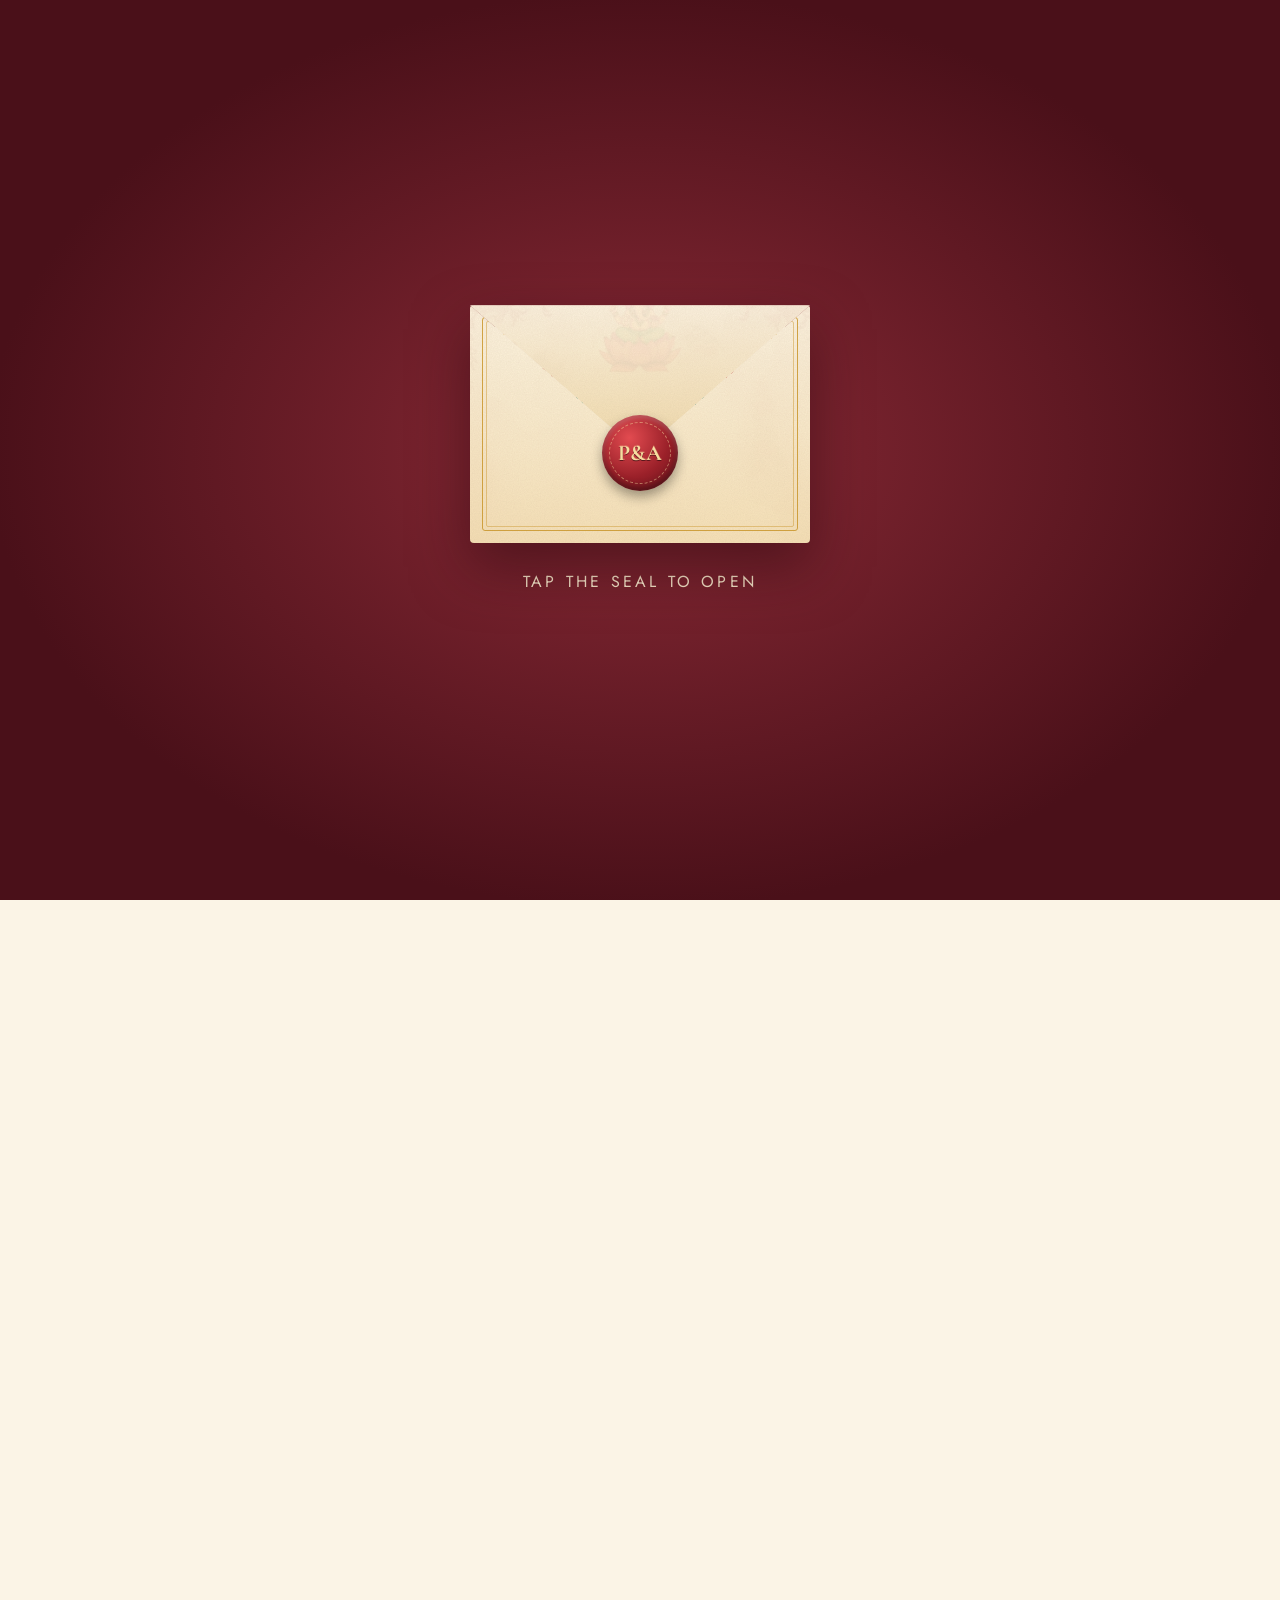
<file: index.html>
<!doctype html>
<html lang="en">
<head>
<meta charset="utf-8">
<!--
=====================================================================
WEDDING INVITATION - MY DETAILS (exactly as supplied)
---------------------------------------------------------------------
Bride ........................ Ankita
Groom ........................ Pratik
Name order on site ........... Groom & Bride  -> Pratik & Ankita
Initials (seal) .............. P&A
Blessing line ................ Shree Ganeshaya Namah
Hero subtitle ................ Wedding Invitation
Main date & time ............. 12 December 2026, 4:35 PM IST
Countdown target ............. 2026-12-12T16:35:00+05:30 (fixed IST offset)
Venue name ................... Shantanu Garden Mangal Karyalay
Venue address ................ Manchar-Ghodegaon Road Near Kotamdara Phata
Google Maps link ............. see CONFIG.maps (copied verbatim)
Bride one-line bio ........... (blank - omitted)
Groom one-line bio ........... (blank - omitted)
Footer message ............... (blank - omitted)
Families line ................ With love, the Said and Temgire families
Functions (date order):
  Sakharpuda | 12 December 2026 | Satureday | 10:30 AM | (main venue)
  Haldi      | 12 December 2026 | Satureday | 11:30 AM | (main venue)
  Wedding    | 12 December 2026 | Satureday | 4:35 PM  | (main venue)
Photos ....................... photo1.JPG = Pratik (groom)
                               photo4.JPG = Ankita (bride)
                               photo2.JPG, photo3.JPG, photo5.JPG (album)
Backgrounds .................. bg1.jpg (lotus, lining and events),
                               bg2.jpg (floral, card and other sections)
                               both supplied by the couple
Audio ........................ seal-chime.mp3 (plays when the seal is tapped)
                               reading-music.mp3 (loops while reading)
                               both are placeholders; replace with your own
                               files using the same names
=====================================================================
STYLE DNA (from the reference images and couple photos)
Mood: warm, festive, heritage, tender, sun-lit, elegant.
Palette: #fbf4e6 page ivory | #f5e7c8 section tint | #fffaf0 cards |
         #7a1e2a headings maroon | #b3262e accent red | #c9962b gold line |
         #1f7f80 teal secondary | #3a2418 body ink | #6b1a25 footer
Type: Cormorant Garamond (names, headings) + Jost (labels, body).
=====================================================================
-->
<meta name="viewport" content="width=device-width, initial-scale=1, viewport-fit=cover">
<meta name="description" content="Wedding invitation for Pratik and Ankita">
<title>Pratik &amp; Ankita · Wedding Invitation</title>
<link rel="preconnect" href="https://fonts.googleapis.com">
<link rel="preconnect" href="https://fonts.gstatic.com" crossorigin>
<link href="https://fonts.googleapis.com/css2?family=Cormorant+Garamond:ital,wght@0,400;0,600;0,700;1,400&family=Jost:wght@300;400;500&display=swap" rel="stylesheet">
<style>
/* ===================== 1. TOKENS & BASE ===================== */
:root{
  --ivory:#fbf4e6; --cream:#f5e7c8; --card:#fffaf0;
  --maroon:#7a1e2a; --red:#b3262e; --gold:#c9962b; --teal:#1f7f80;
  --ink:#3a2418; --muted:#7b5d4a; --footer:#6b1a25;
  /* paper grain, drawn as an SVG noise tile */
  --noise:url("data:image/svg+xml;utf8,<svg xmlns='http://www.w3.org/2000/svg' width='160' height='160'><filter id='n'><feTurbulence type='fractalNoise' baseFrequency='.85' numOctaves='2' stitchTiles='stitch'/><feColorMatrix values='0 0 0 0 .45  0 0 0 0 .34  0 0 0 0 .22  0 0 0 .16 0'/></filter><rect width='160' height='160' filter='url(%23n)'/></svg>");
}
*{box-sizing:border-box}
html{overflow-x:clip;scroll-behavior:smooth;-webkit-text-size-adjust:100%}
body{margin:0;overflow-x:clip;background:var(--ivory);color:var(--ink);
  font:400 16px/1.6 Jost,system-ui,sans-serif;-webkit-font-smoothing:antialiased}
html.locked,html.locked body{overflow:hidden;height:100%}
h1,h2,h3{font-family:'Cormorant Garamond',Georgia,serif;color:var(--maroon);margin:0;font-weight:700;line-height:1.1}
p{margin:0}
img{display:block;max-width:100%}
:focus-visible{outline:3px solid var(--gold);outline-offset:3px}
.wrap{max-width:1040px;margin:0 auto;padding:0 max(20px,env(safe-area-inset-left)) 0 max(20px,env(safe-area-inset-right))}
section{position:relative;padding:88px 0}
.bg-floral{background:linear-gradient(rgba(251,244,230,.86),rgba(251,244,230,.92)),url("bg2.jpg") center top/cover no-repeat}
.bg-lotus{background:linear-gradient(rgba(251,244,230,.82),rgba(251,244,230,.9)),url("bg1.jpg") center top/cover no-repeat}
.eyebrow{font-size:14px;letter-spacing:.32em;text-transform:uppercase;color:var(--red);font-weight:500;text-align:center}
.h2{font-size:clamp(2.3rem,6vw,3.4rem);text-align:center;margin:10px 0 36px}
.btn{display:inline-flex;align-items:center;justify-content:center;gap:8px;min-height:44px;padding:12px 24px;
  border-radius:999px;border:1px solid var(--gold);background:linear-gradient(180deg,#c8302f,var(--red));
  color:#fff8ec;text-decoration:none;cursor:pointer;letter-spacing:.06em;font-size:16px;
  transition:transform .5s ease}
.btn:hover{transform:translateY(-2px)}
.btn.ghost{background:transparent;color:var(--maroon)}

/* ===================== 2. OPENING: SEALED WEDDING INVITATION ===================== */
/* Layers inside the envelope, back to front:
   lining (inside, lotus print) < letter (the card) < front panel and gilt frame < flap */
#intro{position:fixed;inset:0;z-index:8000;display:flex;flex-direction:column;align-items:center;justify-content:center;
  overflow:hidden;touch-action:none;
  background:radial-gradient(ellipse at center,#8a2a36 0%,#4a1019 72%);transition:opacity .8s ease}
#intro.gone{opacity:0;pointer-events:none}
#intro.done{display:none}
.scene{--w:min(340px,86vw);width:var(--w);height:calc(var(--w) * .7);position:relative;
  filter:drop-shadow(0 24px 28px rgba(40,6,12,.5))}
.env{position:absolute;inset:0;perspective:1100px}
.lining{position:absolute;inset:0;border-radius:4px;z-index:0;
  background:linear-gradient(rgba(122,30,42,.55),rgba(74,16,25,.7)),url("bg1.jpg") center/cover}
.letter{position:absolute;left:6%;right:6%;top:9%;height:86%;z-index:2;border-radius:3px;
  display:flex;flex-direction:column;align-items:center;justify-content:center;gap:6px;padding:26px 14px;text-align:center;
  background:var(--noise),linear-gradient(rgba(255,250,240,.9),rgba(255,247,232,.93)),url("bg2.jpg") center/cover;
  box-shadow:0 1px 4px rgba(0,0,0,.25);
  transition:transform 1.1s cubic-bezier(.3,.1,.2,1)}
.letter::before{content:'';position:absolute;inset:7px;border:1px solid rgba(201,150,43,.8);border-radius:2px;pointer-events:none}
.letter::after{content:'';position:absolute;inset:11px;border:1px dotted rgba(201,150,43,.6);border-radius:2px;pointer-events:none}
.letter.rise{transform:translate3d(0,-112%,0)}
.l-bless{font-size:14px;letter-spacing:.14em;color:var(--red);font-weight:500}
.l-small{font-size:14px;letter-spacing:.28em;text-transform:uppercase;color:var(--teal);font-weight:500}
.l-names{font-family:'Cormorant Garamond',serif;font-size:clamp(2rem,10vw,2.5rem);color:var(--maroon);line-height:1.05}
.l-names span{font-style:italic;color:var(--gold);font-size:.7em;margin:0 .15em}
.l-date{font-family:'Cormorant Garamond',serif;font-size:18px;color:var(--ink)}
.front{position:absolute;inset:0;z-index:3;border-radius:4px;
  clip-path:polygon(0 0,50% 62%,100% 0,100% 100%,0 100%);
  background:var(--noise),linear-gradient(rgba(255,246,226,.9),rgba(246,224,180,.94)),url("bg2.jpg") center 30%/cover}
.gilt{position:absolute;inset:12px;z-index:3;border:1px solid rgba(201,150,43,.85);border-radius:3px;pointer-events:none;transition:opacity .5s ease}
.gilt::after{content:'';position:absolute;inset:3px;border:1px solid rgba(201,150,43,.45);border-radius:2px}
.scene.opened .gilt{opacity:0}
.flap{position:absolute;left:0;top:0;width:100%;height:62%;z-index:4;transform-origin:50% 0;transform-style:preserve-3d;
  transition:transform 1s cubic-bezier(.45,.05,.25,1),z-index 0s linear .5s}
.flap.open{transform:rotateX(180deg);z-index:1}
.flap .face{position:absolute;inset:0;backface-visibility:hidden;-webkit-backface-visibility:hidden;clip-path:polygon(0 0,100% 0,50% 100%)}
.flap .out{background:var(--noise),linear-gradient(rgba(255,246,226,.9),rgba(240,216,166,.95)),url("bg2.jpg") center 10%/cover}
.flap .in{transform:rotateX(180deg);background:linear-gradient(rgba(122,30,42,.55),rgba(74,16,25,.7)),url("bg1.jpg") center/cover}
.seal{position:absolute;left:50%;top:62%;width:76px;height:76px;margin:-38px 0 0 -38px;z-index:5;
  border:0;padding:0;border-radius:50%;cursor:pointer;display:grid;place-items:center;
  background:radial-gradient(circle at 36% 30%,#e24b50 0%,#9a2029 55%,#5c1119 100%);
  box-shadow:inset 0 -4px 7px rgba(0,0,0,.35),inset 0 3px 5px rgba(255,255,255,.22),0 6px 12px rgba(0,0,0,.35);
  font-family:'Cormorant Garamond',serif;font-weight:700;font-size:22px;color:#f6dca0;
  text-shadow:0 1px 0 rgba(0,0,0,.5),0 -1px 0 rgba(255,220,160,.3);
  transition:transform .25s ease,opacity .4s ease}
.seal::after{content:'';position:absolute;inset:7px;border-radius:50%;border:1px dashed rgba(246,220,160,.5);pointer-events:none}
.seal.press{transform:scale(.94)}
.seal.crack{opacity:0;transform:scale(1.35) rotate(14deg)}
.ring{position:absolute;left:50%;top:62%;width:60px;height:60px;margin:-30px 0 0 -30px;border-radius:50%;
  border:2px solid rgba(255,220,140,.9);opacity:0;z-index:6;pointer-events:none}
.ring.go{animation:ring 1.1s ease-out forwards}
@keyframes ring{0%{transform:scale(1);opacity:.9}100%{transform:scale(6);opacity:0}}
.burst{position:absolute;left:50%;top:62%;width:0;height:0;z-index:7;pointer-events:none}
.burst span{position:absolute;left:-3px;top:-3px;width:6px;height:6px;border-radius:50%;background:#ffe6a3;opacity:0}
.burst.go span{animation:burst 1.2s ease-out forwards}
@keyframes burst{0%{opacity:1;transform:translate(0,0) scale(1)}100%{opacity:0;transform:translate(var(--x),var(--y)) scale(.3)}}
.flash{position:absolute;inset:0;background:#fff7e0;opacity:0;pointer-events:none}
.flash.go{animation:flash .8s ease forwards}
@keyframes flash{0%{opacity:0}40%{opacity:.85}100%{opacity:0}}
.intro-hint{margin-top:26px;color:#f8e9cc;font-size:16px;letter-spacing:.2em;text-transform:uppercase;transition:opacity .3s ease}

/* ===================== 3. MUSIC CONTROL ===================== */
#music{position:fixed;z-index:8500;right:max(16px,env(safe-area-inset-right,0px));bottom:max(16px,env(safe-area-inset-bottom,0px));
  min-height:44px;min-width:44px;padding:10px 18px;border-radius:999px;border:1px solid var(--gold);
  background:rgba(255,250,240,.94);color:var(--maroon);font:500 15px/1 Jost,system-ui,sans-serif;letter-spacing:.06em;
  display:none;align-items:center;gap:8px;cursor:pointer;box-shadow:0 6px 16px rgba(60,10,20,.25)}
#music.show{display:inline-flex}
#music svg{width:18px;height:18px;flex:none;fill:none;stroke:currentColor;stroke-width:1.6;stroke-linecap:round;stroke-linejoin:round}
#music[aria-pressed="false"] svg{opacity:.45}

/* ===================== 4. EFFECT LAYERS (never clickable) ===================== */
#route-svg{position:absolute;left:0;top:0;pointer-events:none;z-index:0;overflow:visible}
#plane{position:fixed;left:0;top:0;width:68px;height:68px;opacity:.6;pointer-events:none;z-index:3;will-change:transform}
#plane svg{width:68px;height:68px;display:block}
#fx{position:fixed;inset:0;width:100%;height:100%;pointer-events:none;z-index:4}
.petal{position:fixed;top:-6vh;width:14px;height:18px;border-radius:0 80% 0 80%;opacity:.85;pointer-events:none;z-index:2;
  background:linear-gradient(135deg,#f3bcb6,#c83e4a);animation-name:fall;animation-timing-function:linear;animation-iteration-count:infinite;will-change:transform}
.petal.gold{background:linear-gradient(135deg,#ffd27a,#d8891f)}
@keyframes fall{
  0%{transform:translate3d(0,0,0) rotate(0)}
  25%{transform:translate3d(18px,28vh,0) rotate(90deg)}
  50%{transform:translate3d(-14px,55vh,0) rotate(180deg)}
  75%{transform:translate3d(16px,82vh,0) rotate(270deg)}
  100%{transform:translate3d(-8px,118vh,0) rotate(360deg)}}
.spark{position:fixed;width:12px;height:12px;color:#f6d27a;pointer-events:none;z-index:2;opacity:0;
  animation:twinkle ease-in-out infinite}
.spark svg{width:100%;height:100%;fill:currentColor;display:block}
@keyframes twinkle{0%,100%{opacity:0;transform:scale(.4) rotate(0)}50%{opacity:.9;transform:scale(1) rotate(45deg)}}

/* ===================== 5. HERO (reference lotus background) ===================== */
.hero{min-height:100vh;min-height:100svh;display:flex;align-items:center;justify-content:center;text-align:center;
  overflow:hidden;padding:64px 0 48px}
.hero-bg{position:absolute;left:0;right:0;top:-12%;bottom:-12%;will-change:transform;
  background:linear-gradient(180deg,rgba(255,249,236,.2),rgba(251,236,214,.5)),url("bg1.jpg") center top/cover no-repeat}
.hero-in{position:relative;z-index:1;padding:0 20px;width:100%}
.frame{max-width:560px;margin:0 auto;padding:48px 22px 40px;border:1px solid var(--gold);
  outline:1px solid rgba(201,150,43,.5);outline-offset:9px;border-radius:220px 220px 18px 18px;background:rgba(255,250,240,.66)}
.blessing{font-size:16px;letter-spacing:.22em;color:var(--red);font-weight:500}
.names{font-size:clamp(3.4rem,15vw,7.2rem);font-weight:700;margin:14px 0 4px;line-height:.95}
.names span{display:block}
.names .amp{font-style:italic;color:var(--gold);font-size:.42em;line-height:1.4}
.subtitle{font-size:16px;letter-spacing:.3em;text-transform:uppercase;color:var(--teal);margin-top:10px}
.hero-date{font-family:'Cormorant Garamond',serif;font-size:clamp(1.35rem,4.5vw,1.75rem);color:var(--maroon);margin:18px 0 26px}
.hint{margin-top:26px;font-size:14px;letter-spacing:.2em;color:var(--muted);text-transform:uppercase}

/* ===================== 6. COUPLE ===================== */
.couple{display:grid;gap:22px;grid-template-columns:1fr}
@media (min-width:700px){.couple{grid-template-columns:1fr 1fr}}
.person{background:var(--card);border:1px solid rgba(201,150,43,.55);outline:1px solid rgba(201,150,43,.3);
  outline-offset:-8px;border-radius:200px 200px 18px 18px;padding:30px 22px 26px;text-align:center}
.portrait{width:min(230px,80%);aspect-ratio:3/4;margin:0 auto 14px;overflow:hidden;
  border-radius:200px 200px 14px 14px;border:2px solid var(--gold);background:#efe3c8}
.portrait img{width:100%;height:100%;object-fit:cover;display:block}
.label{font-size:14px;letter-spacing:.3em;text-transform:uppercase;color:var(--red);font-weight:500}
.pname{font-family:'Cormorant Garamond',serif;font-size:clamp(2.3rem,7vw,3.1rem);color:var(--maroon);margin-top:6px}

/* ===================== 7. COUNTDOWN ===================== */
.cd{display:grid;grid-template-columns:repeat(4,minmax(0,1fr));gap:10px;max-width:640px;margin:0 auto}
.cd div{background:var(--card);border:1px solid rgba(201,150,43,.55);border-radius:16px;padding:16px 4px;text-align:center}
.cd b{display:block;font-family:'Cormorant Garamond',serif;font-size:clamp(2rem,8vw,3.2rem);color:var(--maroon);line-height:1}
.cd span{font-size:14px;letter-spacing:.12em;text-transform:uppercase;color:var(--muted)}
.just{display:none;font-family:'Cormorant Garamond',serif;font-style:italic;font-size:clamp(2.4rem,8vw,3.4rem);color:var(--red);text-align:center}

/* ===================== 8. VENUE ===================== */
.vgrid{display:grid;gap:16px;grid-template-columns:1fr;max-width:820px;margin:0 auto}
@media (min-width:700px){.vgrid{grid-template-columns:repeat(3,1fr)}}
.vcard{background:var(--card);border:1px solid rgba(201,150,43,.5);border-radius:18px;padding:24px 20px;text-align:center}
.vcard h3{font-size:1.5rem;margin-bottom:8px}
.vcard p{font-size:16px}
.actions{display:flex;flex-wrap:wrap;gap:12px;justify-content:center;margin-top:26px}
.mapcard{display:block;max-width:640px;margin:30px auto 0;border-radius:18px;overflow:hidden;border:1px solid var(--gold);
  text-decoration:none;color:inherit;background:#efe3c8}
.mapcard svg{width:100%;height:auto;display:block}

/* ===================== 9. EVENTS TIMELINE ===================== */
.tl{list-style:none;margin:0 auto;padding:0;max-width:640px;position:relative}
.tl::before{content:'';position:absolute;left:21px;top:24px;bottom:24px;border-left:2px dashed rgba(201,150,43,.75)}
.tl li{position:relative;padding:0 0 0 70px;margin-bottom:30px}
.num{position:absolute;left:0;top:0;width:44px;height:44px;border-radius:50%;background:var(--red);color:#fff8ec;
  display:grid;place-items:center;font-family:'Cormorant Garamond',serif;font-size:1.3rem;font-weight:700;border:2px solid var(--gold)}
.tl h3{font-size:clamp(1.9rem,6vw,2.4rem)}
.meta{margin:8px 0 14px;display:grid;gap:4px}
.meta p{font-size:16px}
.meta p b{font-weight:500;color:var(--muted);font-size:14px;letter-spacing:.12em;text-transform:uppercase;margin-right:8px}

/* ===================== 10. ALBUM ===================== */
.grid{display:grid;gap:12px;grid-template-columns:repeat(2,1fr);max-width:900px;margin:0 auto}
@media (min-width:720px){.grid{grid-template-columns:repeat(3,1fr)}}
.grid button{padding:0;border:2px solid var(--gold);background:var(--card);cursor:pointer;aspect-ratio:3/4;
  border-radius:999px 999px 14px 14px;overflow:hidden;-webkit-tap-highlight-color:transparent}
.grid img{width:100%;height:100%;object-fit:cover}

/* ===================== 11. FOOTER ===================== */
footer{background:linear-gradient(180deg,#6b1a25,#4a1019);color:#f8e9cc;text-align:center;
  padding:64px 20px calc(56px + env(safe-area-inset-bottom))}
footer .bust{display:flex;justify-content:center;gap:14px;max-width:340px;margin:0 auto 18px}
footer .fp{flex:1 1 0;min-width:0;aspect-ratio:3/4;overflow:hidden;border-radius:200px 200px 14px 14px;border:2px solid #e9c77a;background:#4a1019}
footer .fp img{width:100%;height:100%;object-fit:cover;display:block}
footer h2{color:#f8e9cc;font-size:clamp(2.2rem,9vw,4.2rem);margin-top:6px}
footer p{margin-top:8px;font-size:16px}
footer .sub{letter-spacing:.14em;text-transform:uppercase;font-size:14px;color:#e9c77a}

/* ===================== 12. LIGHTBOX ===================== */
#lb{position:fixed;inset:0;z-index:9000;background:rgba(40,12,18,.93);display:none;flex-direction:column;
  align-items:center;justify-content:center;
  padding:max(20px,env(safe-area-inset-top,0px)) max(16px,env(safe-area-inset-right,0px)) max(20px,env(safe-area-inset-bottom,0px)) max(16px,env(safe-area-inset-left,0px))}
#lb.show{display:flex}
#lb-img{max-width:92vw;max-height:76vh;object-fit:contain;border-radius:12px}
#lb-count{margin-top:14px;color:#f8e9cc;font-size:16px;letter-spacing:.15em}
.lb-btn{position:absolute;min-width:44px;min-height:44px;border-radius:50%;border:1px solid var(--gold);
  background:rgba(0,0,0,.3);color:#fff8ec;font-size:24px;cursor:pointer;line-height:1}
.lb-close{top:max(12px,env(safe-area-inset-top,0px));right:max(12px,env(safe-area-inset-right,0px))}
.lb-prev{left:8px;top:50%;margin-top:-22px}
.lb-next{right:8px;top:50%;margin-top:-22px}

/* ===================== 13. SCROLL REVEAL ===================== */
.reveal{opacity:0;transform:translate3d(0,22px,0);transition:opacity 1.1s ease var(--d,0ms),transform 1.1s ease var(--d,0ms)}
.reveal.in{opacity:1;transform:none}

/* ===================== 14. REDUCED MOTION ===================== */
@media (prefers-reduced-motion:reduce){
  .reveal{transition:none;opacity:1;transform:none}
  .petal,.spark{display:none!important}
  .seal,.letter,.flap{transition:none}
  .ring,.burst,.flash{display:none}
  #intro{transition-duration:.01s}
  html{scroll-behavior:auto}
}

/* ===================== 15. PHONE LAYOUT (360 to 430px first) ===================== */
@media (max-width:600px){
  section{padding:64px 0}
  .h2{margin:8px 0 26px}
  .hero{padding:56px 0 40px}
  .frame{padding:44px 18px 36px}
  .intro-hint{letter-spacing:.12em;padding:0 16px;text-align:center}
  .tl li{padding-left:58px}
  .actions .btn{flex:1 1 200px}
  .lb-prev{left:4px}
  .lb-next{right:4px}
}
@media (max-width:380px){
  .cd{grid-template-columns:repeat(2,minmax(0,1fr));gap:10px}
  .cd b{font-size:2.6rem}
}
</style>
</head>
<body>

<!-- ============== CARICATURE SPRITES (kept for reuse; not shown) ============== -->
<svg width="0" height="0" style="position:absolute" aria-hidden="true" focusable="false">
  <defs>
    <symbol id="cari-groom" viewBox="0 0 200 240">
      <path d="M26 240C26 184 58 168 100 168S174 184 174 240Z" fill="#fbf8f1" stroke="#d9cbb2" stroke-width="2"/>
      <path d="M82 170L100 196L118 170" fill="none" stroke="#d9cbb2" stroke-width="2"/>
      <rect x="88" y="146" width="24" height="28" rx="8" fill="#a86d49"/>
      <ellipse cx="47" cy="108" rx="8" ry="12" fill="#9a6242"/>
      <ellipse cx="153" cy="108" rx="8" ry="12" fill="#9a6242"/>
      <ellipse cx="100" cy="104" rx="52" ry="58" fill="#a86d49"/>
      <path d="M48 94C46 52 74 38 100 38S154 52 152 94C140 72 122 64 100 64S60 72 48 94Z" fill="#1d1613"/>
      <path d="M68 96Q80 90 92 95" fill="none" stroke="#1d1613" stroke-width="3" stroke-linecap="round"/>
      <path d="M108 95Q120 90 132 96" fill="none" stroke="#1d1613" stroke-width="3" stroke-linecap="round"/>
      <ellipse cx="80" cy="108" rx="6" ry="4.5" fill="#2a1a12"/>
      <ellipse cx="120" cy="108" rx="6" ry="4.5" fill="#2a1a12"/>
      <circle cx="82" cy="106" r="1.4" fill="#fff"/>
      <circle cx="122" cy="106" r="1.4" fill="#fff"/>
      <path d="M84 131Q100 122 116 131Q100 135 84 131Z" fill="#1d1613"/>
      <path d="M88 142Q100 151 112 142" fill="none" stroke="#7a3b2a" stroke-width="3" stroke-linecap="round"/>
      <circle cx="68" cy="126" r="7" fill="#c97a5a" opacity=".3"/>
      <circle cx="132" cy="126" r="7" fill="#c97a5a" opacity=".3"/>
      <circle cx="100" cy="80" r="3.6" fill="#c0262d"/>
    </symbol>
    <symbol id="cari-bride" viewBox="0 0 200 240">
      <path d="M26 240C26 182 58 166 100 166S174 182 174 240Z" fill="#c42a2f"/>
      <path d="M68 240L68 192Q100 172 132 192L132 240Z" fill="#1f7f80"/>
      <path d="M66 226H134" stroke="#d9a441" stroke-width="3"/>
      <path d="M74 172Q100 192 126 172" fill="none" stroke="#d9a441" stroke-width="3"/>
      <rect x="90" y="144" width="20" height="26" rx="8" fill="#b57852"/>
      <path d="M50 110C40 60 70 34 100 34S160 60 150 110L158 178C140 190 60 190 42 178Z" fill="#15100d"/>
      <ellipse cx="100" cy="104" rx="46" ry="54" fill="#b57852"/>
      <path d="M52 92C56 58 78 46 100 46S144 60 148 92C136 74 118 68 100 68S64 76 52 92Z" fill="#15100d"/>
      <path d="M100 46V68" stroke="#15100d" stroke-width="2"/>
      <path d="M68 100Q80 94 92 100" fill="none" stroke="#15100d" stroke-width="2.6" stroke-linecap="round"/>
      <path d="M108 100Q120 94 132 100" fill="none" stroke="#15100d" stroke-width="2.6" stroke-linecap="round"/>
      <ellipse cx="82" cy="108" rx="5.5" ry="4" fill="#2a1a12"/>
      <ellipse cx="118" cy="108" rx="5.5" ry="4" fill="#2a1a12"/>
      <circle cx="84" cy="106" r="1.3" fill="#fff"/>
      <circle cx="120" cy="106" r="1.3" fill="#fff"/>
      <circle cx="100" cy="74" r="3.4" fill="#c0262d"/>
      <path d="M86 137Q100 147 114 137Q100 142 86 137Z" fill="#a8443f"/>
      <circle cx="70" cy="128" r="7" fill="#c97a5a" opacity=".3"/>
      <circle cx="130" cy="128" r="7" fill="#c97a5a" opacity=".3"/>
      <path d="M72 170Q100 190 128 170" fill="none" stroke="#d9a441" stroke-width="3" stroke-linecap="round"/>
    </symbol>
  </defs>
</svg>

<!-- ============== FLIGHT PATH (full page height) ============== -->
<svg id="route-svg" aria-hidden="true" focusable="false">
  <defs>
    <clipPath id="clipTrail"><rect id="clipRect" x="0" y="0" width="0" height="0"/></clipPath>
  </defs>
  <path id="route" fill="none" stroke="#b3262e" stroke-opacity=".4" stroke-width="3.4" stroke-linecap="round" stroke-dasharray="0 15"/>
  <path id="trailPath" fill="none" stroke="#c9962b" stroke-width="2.2" stroke-linecap="round" stroke-dasharray="12 9" clip-path="url(#clipTrail)"/>
</svg>

<!-- ============== AEROPLANE (rides the route at 42% of screen height) ============== -->
<div id="plane" aria-hidden="true">
  <svg viewBox="0 0 68 68">
    <path d="M6 39C2 36 2 31.6 4.4 31.2C5.4 31 6 31.8 6 32.4C6 31.8 6.6 31 7.6 31.2C10 31.6 10 36 6 39Z" fill="#e0565f"/>
    <g transform="matrix(0.8 0 0 0.8 12.6 6.8)">
      <path d="M31 31L26 6H31.5L40 31Z" fill="#b3262e"/>
      <path d="M31 37L26 62H31.5L40 37Z" fill="#b3262e"/>
      <path d="M12 32L10 21H13.5L18 32Z" fill="#b3262e"/>
      <path d="M12 36L10 47H13.5L18 36Z" fill="#b3262e"/>
      <path d="M7 34C7 31.8 9 31 12 31H56C62 31 66 32.5 66 34C66 35.5 62 37 56 37H12C9 37 7 36.2 7 34Z" fill="#fff8e8" stroke="#c9962b" stroke-width=".7"/>
      <path d="M60 33.2Q63.2 33.2 64.4 34Q63.2 34.8 60 34.8Z" fill="#7a1e2a"/>
    </g>
  </svg>
</div>

<!-- ============== CANDLE-GLOW CURSOR CANVAS ============== -->
<canvas id="fx" aria-hidden="true"></canvas>

<!-- ============== OPENING: SEALED WEDDING INVITATION ============== -->
<div id="intro" role="dialog" aria-modal="true" aria-label="Open the invitation">
  <div class="scene" id="scene">
    <div class="env">
      <div class="lining"></div>
      <div class="letter" id="letter">
        <p class="l-bless">Shree Ganeshaya Namah</p>
        <p class="l-small">Wedding Invitation</p>
        <h2 class="l-names">Pratik<span>&amp;</span>Ankita</h2>
        <p class="l-date">12 December 2026</p>
      </div>
      <div class="front"></div>
      <div class="gilt"></div>
      <div class="flap" id="flap">
        <div class="face out"></div>
        <div class="face in"></div>
      </div>
      <span class="ring" id="ring"></span>
      <span class="burst" id="burst"></span>
      <button class="seal" id="seal" type="button" aria-label="Open invitation">P&amp;A</button>
    </div>
  </div>
  <p class="intro-hint" id="intro-hint">Tap the seal to open</p>
  <span class="flash" id="flash"></span>
</div>

<!-- ============== MUSIC ============== -->
<audio id="chime" src="seal-chime.mp3" preload="auto"></audio>
<audio id="reading" src="reading-music.mp3" loop preload="auto"></audio>
<button id="music" type="button" aria-pressed="true">
  <svg viewBox="0 0 24 24" aria-hidden="true"><path d="M9 18V5l11-2v13"/><circle cx="6" cy="18" r="3"/><circle cx="17" cy="16" r="3"/></svg>
  <span class="lbl">Music on</span>
</button>

<!-- ============== HERO ============== -->
<section class="hero" id="top">
  <div class="hero-bg" id="hero-bg" aria-hidden="true"></div>
  <div class="hero-in reveal">
    <div class="frame">
      <p class="blessing">Shree Ganeshaya Namah</p>
      <h1 class="names">
        <span>Pratik</span>
        <span class="amp">&amp;</span>
        <span>Ankita</span>
      </h1>
      <p class="subtitle">Wedding Invitation</p>
      <p class="hero-date">12 December 2026 · 4:35 PM IST</p>
      <button class="btn" type="button" data-scroll="countdown">Save the Date</button>
      <p class="hint">Scroll to explore</p>
    </div>
  </div>
</section>

<!-- ============== THE COUPLE ============== -->
<section id="couple" class="bg-floral">
  <div class="wrap">
    <p class="eyebrow reveal">The couple</p>
    <h2 class="h2 reveal">Pratik &amp; Ankita</h2>
    <div class="couple stagger">
      <article class="person reveal">
        <p class="label">The Groom</p>
        <div class="portrait"><img src="photo1.JPG" alt="Pratik, the groom" style="object-position:50% 22%"></div>
        <h3 class="pname">Pratik</h3>
      </article>
      <article class="person reveal">
        <p class="label">The Bride</p>
        <div class="portrait"><img src="photo4.JPG" alt="Ankita, the bride" style="object-position:50% 30%"></div>
        <h3 class="pname">Ankita</h3>
      </article>
    </div>
  </div>
</section>

<!-- ============== COUNTDOWN ============== -->
<section id="countdown" class="bg-lotus">
  <div class="wrap">
    <p class="eyebrow reveal">Counting down</p>
    <h2 class="h2 reveal">Until the Big Day</h2>
    <div class="cd reveal" id="cd">
      <div><b id="cd-d">--</b><span>Days</span></div>
      <div><b id="cd-h">--</b><span>Hours</span></div>
      <div><b id="cd-m">--</b><span>Minutes</span></div>
      <div><b id="cd-s">--</b><span>Seconds</span></div>
    </div>
    <p class="just" id="just">Just Married</p>
  </div>
</section>

<!-- ============== VENUE DETAILS + MAP ============== -->
<section id="venue" class="bg-floral">
  <div class="wrap">
    <p class="eyebrow reveal">Venue details</p>
    <h2 class="h2 reveal">Join Us</h2>
    <div class="vgrid stagger">
      <div class="vcard reveal">
        <h3>Date</h3>
        <p>12 December 2026</p>
      </div>
      <div class="vcard reveal">
        <h3>Time</h3>
        <p>4:35 PM IST</p>
      </div>
      <div class="vcard reveal">
        <h3>Venue</h3>
        <p>Shantanu Garden Mangal Karyalay</p>
        <p>Manchar-Ghodegaon Road Near Kotamdara Phata</p>
      </div>
    </div>
    <div class="actions reveal">
      <button class="btn" type="button" id="ics-btn">Add to Calendar</button>
      <a class="btn ghost" href="#" target="_blank" rel="noopener noreferrer" data-maps>Get Directions</a>
    </div>
    <a class="mapcard reveal" href="#" target="_blank" rel="noopener noreferrer" data-maps aria-label="Open Shantanu Garden in Google Maps">
      <svg viewBox="0 0 640 400" role="img" aria-label="Illustrated map showing Shantanu Garden">
        <rect width="640" height="400" fill="#efe3c8"/>
        <path d="M0 300C120 260 220 330 340 290S520 180 640 210" fill="none" stroke="#b9d7d4" stroke-width="34"/>
        <path d="M0 120H640M0 250H640M180 0V400M460 0V400" stroke="#fffaf0" stroke-width="16"/>
        <path d="M0 190L640 160M300 0L340 400" stroke="#fffaf0" stroke-width="10"/>
        <rect x="60" y="150" width="90" height="60" rx="6" fill="#d9c59a"/>
        <rect x="200" y="30" width="110" height="70" rx="6" fill="#d9c59a"/>
        <rect x="500" y="280" width="100" height="70" rx="6" fill="#d9c59a"/>
        <rect x="370" y="60" width="70" height="60" rx="6" fill="#cdbb8c"/>
        <rect x="230" y="270" width="210" height="58" rx="10" fill="#c8e0b6"/>
        <path d="M324 162C300 162 284 180 284 200C284 226 324 262 324 262S364 226 364 200C364 180 348 162 324 162Z" fill="#b3262e"/>
        <circle cx="324" cy="200" r="11" fill="#fff8ec"/>
        <rect x="200" y="300" width="250" height="44" rx="10" fill="#7a1e2a"/>
        <text x="325" y="328" text-anchor="middle" font-family="Jost,sans-serif" font-size="20" fill="#fff8ec" letter-spacing="1">Shantanu Garden</text>
      </svg>
    </a>
  </div>
</section>

<!-- ============== EVENTS (every function, in date order) ============== -->
<section id="events" class="bg-lotus">
  <div class="wrap">
    <p class="eyebrow reveal">Celebrations</p>
    <h2 class="h2 reveal">The Functions</h2>
    <ol class="tl" id="timeline"></ol>
  </div>
</section>

<!-- ============== PHOTO ALBUM ============== -->
<section id="album" class="bg-floral">
  <div class="wrap">
    <p class="eyebrow reveal">Our story in pictures</p>
    <h2 class="h2 reveal">Album</h2>
    <div class="grid reveal" id="album-grid"></div>
  </div>
</section>

<!-- ============== FOOTER ============== -->
<footer>
  <div class="bust reveal">
    <div class="fp"><img src="photo1.JPG" alt="Pratik, the groom" style="object-position:50% 22%"></div>
    <div class="fp"><img src="photo4.JPG" alt="Ankita, the bride" style="object-position:50% 30%"></div>
  </div>
  <p class="sub">Pratik &amp; Ankita</p>
  <h2>12 December 2026</h2>
  <p>Shantanu Garden Mangal Karyalay</p>
  <p>Manchar-Ghodegaon Road Near Kotamdara Phata</p>
  <p style="margin-top:22px">With love, the Said and Temgire families</p>
</footer>

<!-- ============== LIGHTBOX ============== -->
<div id="lb" role="dialog" aria-modal="true" aria-label="Photo viewer" aria-hidden="true">
  <button class="lb-btn lb-close" type="button" aria-label="Close photo">&times;</button>
  <button class="lb-btn lb-prev" type="button" aria-label="Previous photo">&#8249;</button>
  <img id="lb-img" alt="">
  <button class="lb-btn lb-next" type="button" aria-label="Next photo">&#8250;</button>
  <p id="lb-count"></p>
</div>

<script>
/* =====================================================================
   1. CONFIG - all details, copied exactly from the brief
   ===================================================================== */
const CONFIG = {
  groom: 'Pratik',
  bride: 'Ankita',
  nameOrder: 'Pratik & Ankita',
  targetIso: '2026-12-12T16:35:00+05:30',          // IST, fixed offset
  venue: 'Shantanu Garden Mangal Karyalay',
  address: 'Manchar-Ghodegaon Road Near Kotamdara Phata',
  maps: 'https://www.google.com/maps/place/Shantanu+Garden/@19.0347585,73.847124,17z/data=!4m14!1m7!3m6!1s0x3bdd372e8e63d4bf:0x3cf5cf9ce46eb0d3!2sShantanu+Garden!8m2!3d19.0347585!4d73.8497043!16s%2Fg%2F11f6f_r6r6!3m5!1s0x3bdd372e8e63d4bf:0x3cf5cf9ce46eb0d3!8m2!3d19.0347585!4d73.8497043!16s%2Fg%2F11f6f_r6r6?entry=ttu&g_ep=EgoyMDI2MTAxOC4wIKXMDSoASAFQAw%3D%3D',
  functions: [
    { name: 'Sakharpuda', date: '12 December 2026', day: 'Satureday', time: '10:30 AM', venue: '', iso: '2026-12-12T10:30:00+05:30' },
    { name: 'Haldi',      date: '12 December 2026', day: 'Satureday', time: '11:30 AM', venue: '', iso: '2026-12-12T11:30:00+05:30' },
    { name: 'Wedding',    date: '12 December 2026', day: 'Satureday', time: '4:35 PM',  venue: '', iso: '2026-12-12T16:35:00+05:30' }
  ]
};

const PHOTOS = [
  { src: 'photo1.JPG', alt: 'Wedding photo 1 of 5', pos: '50% 15%' },
  { src: 'photo2.JPG', alt: 'Wedding photo 2 of 5', pos: '50% 40%' },
  { src: 'photo3.JPG', alt: 'Wedding photo 3 of 5', pos: '50% 18%' },
  { src: 'photo4.JPG', alt: 'Wedding photo 4 of 5', pos: '50% 25%' },
  { src: 'photo5.JPG', alt: 'Wedding photo 5 of 5', pos: '50% 15%' }
];

/* =====================================================================
   2. HELPERS
   ===================================================================== */
const $  = (s, c = document) => c.querySelector(s);
const $$ = (s, c = document) => Array.from(c.querySelectorAll(s));
const reduce = window.matchMedia('(prefers-reduced-motion: reduce)').matches;
const coarse = window.matchMedia('(pointer: coarse)').matches;
const root = document.documentElement;

/* =====================================================================
   3. RENDER: events, album, map links, stagger groups
   ===================================================================== */
(function render() {
  $$('[data-maps]').forEach(a => { a.href = CONFIG.maps; });

  const tl = $('#timeline');
  CONFIG.functions.forEach((f, i) => {
    const li = document.createElement('li');
    li.className = 'reveal';
    li.innerHTML =
      '<span class="num">' + (i + 1) + '</span>' +
      '<h3>' + f.name + '</h3>' +
      '<div class="meta">' +
        '<p><b>Date</b>' + f.date + '</p>' +
        '<p><b>Day</b>' + f.day + '</p>' +
        '<p><b>Time</b>' + f.time + '</p>' +
        '<p><b>Venue</b>' + (f.venue || CONFIG.venue) + '</p>' +
      '</div>' +
      '<a class="btn ghost" href="' + CONFIG.maps + '" target="_blank" rel="noopener noreferrer">Get Directions</a>';
    tl.appendChild(li);
  });

  const grid = $('#album-grid');
  PHOTOS.forEach((p, i) => {
    const b = document.createElement('button');
    b.type = 'button';
    b.setAttribute('aria-label', 'Open photo ' + (i + 1) + ' of ' + PHOTOS.length);
    const img = new Image();
    img.src = p.src;
    img.alt = p.alt;
    img.decoding = 'async';
    img.loading = 'lazy';
    img.style.objectPosition = p.pos;
    b.appendChild(img);
    b.addEventListener('click', () => openLb(i));
    grid.appendChild(b);
  });

  $$('.stagger').forEach(g => {
    Array.from(g.children).forEach((c, i) => c.style.setProperty('--d', (i * 120) + 'ms'));
  });
})();

/* =====================================================================
   4. OPENING: seal press, seal cracks (chime plays), flap lifts,
   card slides out. Timeline: press 0ms, crack 260ms, flap opens 520ms,
   card rises 1000ms (1.1s), flash 1700ms, fade 2000ms, hero 2800ms
   ===================================================================== */
const intro = $('#intro'), seal = $('#seal'), ring = $('#ring'), burst = $('#burst'),
      flash = $('#flash'), hint = $('#intro-hint'), flap = $('#flap'),
      letter = $('#letter'), scene = $('#scene');
root.classList.add('locked');

(function buildBurst() {
  if (reduce) return;
  for (let i = 0; i < 24; i++) {
    const s = document.createElement('span');
    const a = (Math.PI * 2 * i) / 24 + Math.random() * 0.3;
    const d = 90 + Math.random() * 110;
    s.style.setProperty('--x', (Math.cos(a) * d).toFixed(1) + 'px');
    s.style.setProperty('--y', (Math.sin(a) * d).toFixed(1) + 'px');
    s.style.animationDelay = (Math.random() * 0.15).toFixed(2) + 's';
    burst.appendChild(s);
  }
})();

/* ---------- audio: seal chime on tap, reading music loop ---------- */
const chime = $('#chime'), reading = $('#reading'), musicBtn = $('#music');
chime.volume = 0.8;
reading.volume = 0;
let fadeToken = 0;
function fadeTo(target, ms) {
  const token = ++fadeToken;
  const from = reading.volume, t0 = performance.now();
  (function step(now) {
    if (token !== fadeToken) return;
    const k = Math.min(1, (now - t0) / ms);
    reading.volume = Math.max(0, Math.min(1, from + (target - from) * k));
    if (k < 1) requestAnimationFrame(step);
  })(t0);
}
function setMusicBtn() {
  const on = !reading.paused;
  musicBtn.setAttribute('aria-pressed', String(on));
  $('.lbl', musicBtn).textContent = on ? 'Music on' : 'Music off';
}
function startReading() {
  reading.volume = 0;
  const p = reading.play();
  if (p && p.then) p.then(() => { fadeTo(0.3, 2500); setMusicBtn(); }).catch(setMusicBtn);
  else { fadeTo(0.3, 2500); setMusicBtn(); }
}
musicBtn.addEventListener('click', () => {
  if (reading.paused) {
    const p = reading.play();
    if (p && p.catch) p.catch(() => {});
    fadeTo(0.3, 800);
    setMusicBtn();
  } else {
    fadeTo(0, 500);
    setTimeout(() => { reading.pause(); setMusicBtn(); }, 520);
  }
});

/* ---------- opening sequence ---------- */
let opened = false;
seal.addEventListener('click', () => {
  if (opened) return;
  opened = true;
  seal.disabled = true;
  hint.style.opacity = '0';
  chime.currentTime = 0;
  const cp = chime.play();
  if (cp && cp.catch) cp.catch(() => {});
  if (reduce) {
    seal.classList.add('crack');
    flap.classList.add('open');
    scene.classList.add('opened');
    letter.classList.add('rise');
    intro.classList.add('gone');
    setTimeout(finishIntro, 300);
    return;
  }
  seal.classList.add('press');
  setTimeout(() => { seal.classList.add('crack'); ring.classList.add('go'); burst.classList.add('go'); }, 260);
  setTimeout(() => { flap.classList.add('open'); scene.classList.add('opened'); }, 520);
  setTimeout(() => letter.classList.add('rise'), 1000);
  setTimeout(() => flash.classList.add('go'), 1700);
  setTimeout(() => intro.classList.add('gone'), 2000);
  setTimeout(finishIntro, 2800);
});

function finishIntro() {
  intro.classList.add('done');
  root.classList.remove('locked');
  musicBtn.classList.add('show');
  startReading();
  if (!reduce) { startPetals(); startGlitter(); startGlow(); }
  $$('.reveal').forEach(el => { if (reduce) el.classList.add('in'); else io.observe(el); });
  if (reduce) return;
  onScroll();
}

/* =====================================================================
   5. SCROLL REVEAL (IntersectionObserver, one-time)
   ===================================================================== */
const io = new IntersectionObserver(entries => {
  entries.forEach(e => {
    if (e.isIntersecting) { e.target.classList.add('in'); io.unobserve(e.target); }
  });
}, { threshold: 0.12 });

/* =====================================================================
   6. COUNTDOWN (absolute epoch, so it is right in every time zone)
   ===================================================================== */
const target = Date.parse(CONFIG.targetIso);
const cd = { d: $('#cd-d'), h: $('#cd-h'), m: $('#cd-m'), s: $('#cd-s') };
function tickCountdown() {
  const diff = target - Date.now();
  if (diff <= 0) {
    $('#cd').style.display = 'none';
    $('#just').style.display = 'block';
    clearInterval(cdTimer);
    return;
  }
  const pad = n => String(n).padStart(2, '0');
  cd.d.textContent = Math.floor(diff / 864e5);
  cd.h.textContent = pad(Math.floor((diff % 864e5) / 36e5));
  cd.m.textContent = pad(Math.floor((diff % 36e5) / 6e4));
  cd.s.textContent = pad(Math.floor((diff % 6e4) / 1e3));
}
tickCountdown();
const cdTimer = setInterval(tickCountdown, 1000);

/* =====================================================================
   7. ADD TO CALENDAR (.ics with every function)
   ===================================================================== */
function icsStamp(d) { return d.toISOString().replace(/[-:]/g, '').replace(/\.\d{3}/, ''); }
function icsEscape(s) { return s.replace(/\\/g, '\\\\').replace(/,/g, '\\,').replace(/;/g, '\\;'); }
function buildIcs() {
  const now = icsStamp(new Date());
  const lines = ['BEGIN:VCALENDAR', 'VERSION:2.0', 'PRODID:-//Wedding Invitation//EN', 'CALSCALE:GREGORIAN', 'METHOD:PUBLISH'];
  CONFIG.functions.forEach((f, i) => {
    lines.push(
      'BEGIN:VEVENT',
      'UID:' + (i + 1) + '-' + f.name.toLowerCase() + '-wedding-invitation',
      'DTSTAMP:' + now,
      'DTSTART:' + icsStamp(new Date(f.iso)),
      'SUMMARY:' + f.name + ' - ' + CONFIG.nameOrder,
      'LOCATION:' + icsEscape((f.venue || CONFIG.venue) + ', ' + CONFIG.address),
      'END:VEVENT'
    );
  });
  lines.push('END:VCALENDAR');
  return lines.join('\r\n');
}
$('#ics-btn').addEventListener('click', () => {
  const blob = new Blob([buildIcs()], { type: 'text/calendar;charset=utf-8' });
  const url = URL.createObjectURL(blob);
  const a = document.createElement('a');
  a.href = url;
  a.download = 'pratik-ankita-wedding.ics';
  document.body.appendChild(a);
  a.click();
  a.remove();
  setTimeout(() => URL.revokeObjectURL(url), 1000);
});

/* =====================================================================
   8. SAVE THE DATE / SCROLL BUTTONS
   ===================================================================== */
$$('[data-scroll]').forEach(b => b.addEventListener('click', () => {
  const t = document.getElementById(b.dataset.scroll);
  if (t) t.scrollIntoView({ behavior: reduce ? 'auto' : 'smooth', block: 'start' });
}));

/* =====================================================================
   9. HERO PARALLAX + AEROPLANE ROUTE (scroll, rAF, passive)
   ===================================================================== */
const heroBg = $('#hero-bg');
const plane = $('#plane');
const routeSvg = $('#route-svg');
const routePath = $('#route');
const trailPath = $('#trailPath');
const clipRect = $('#clipRect');
let RW = 0, RH = 0, RL = 0;

function buildRoute() {
  RW = document.documentElement.clientWidth;
  RH = document.documentElement.scrollHeight;
  routeSvg.setAttribute('width', RW);
  routeSvg.setAttribute('height', RH);
  routeSvg.setAttribute('viewBox', '0 0 ' + RW + ' ' + RH);
  clipRect.setAttribute('width', RW);
  const seg = Math.max(420, Math.min(900, window.innerHeight * 0.9));
  const n = Math.max(2, Math.ceil(RH / seg) + 1);
  let d = '', prev = null;
  for (let i = 0; i < n; i++) {
    const y = RH * i / (n - 1);
    const x = (i % 2 === 0 ? 0.1 : 0.9) * RW;
    if (!prev) d += 'M' + x + ' ' + y;
    else {
      const mid = (prev.y + y) / 2;
      d += ' C' + prev.x + ' ' + mid + ' ' + x + ' ' + mid + ' ' + x + ' ' + y;
    }
    prev = { x, y };
  }
  routePath.setAttribute('d', d);
  trailPath.setAttribute('d', d);
  RL = routePath.getTotalLength();
  updateRoute();
}

function lengthAtY(y) {
  let lo = 0, hi = RL;
  for (let k = 0; k < 24; k++) {
    const m = (lo + hi) / 2;
    if (routePath.getPointAtLength(m).y < y) lo = m; else hi = m;
  }
  return (lo + hi) / 2;
}

function updateRoute() {
  if (!RL) return;
  const vh = window.innerHeight;
  const sy = window.scrollY;
  const targetY = Math.min(Math.max(sy + vh * 0.42, 0), RH);
  clipRect.setAttribute('height', String(targetY));
  const len = lengthAtY(targetY);
  const p = routePath.getPointAtLength(len);
  const q = routePath.getPointAtLength(Math.min(RL, len + 3));
  const ang = Math.atan2(q.y - p.y, q.x - p.x) * 180 / Math.PI;
  plane.style.transform = 'translate3d(' + (p.x - 34).toFixed(1) + 'px,' + (vh * 0.42 - 34).toFixed(1) + 'px,0) rotate(' + ang.toFixed(1) + 'deg)';
}

let ticking = false;
function onScroll() {
  if (!ticking) {
    ticking = true;
    requestAnimationFrame(() => {
      ticking = false;
      if (!reduce) heroBg.style.transform = 'translate3d(0,' + (window.scrollY * 0.35).toFixed(1) + 'px,0)';
      updateRoute();
    });
  }
}
window.addEventListener('scroll', onScroll, { passive: true });

let resizeTimer = 0;
function scheduleRoute() {
  clearTimeout(resizeTimer);
  resizeTimer = setTimeout(buildRoute, 120);
}
window.addEventListener('resize', scheduleRoute);
new ResizeObserver(scheduleRoute).observe(document.body);
buildRoute();

/* =====================================================================
   10. FALLING PETALS (10 on phones, 18 on desktop)
   ===================================================================== */
function startPetals() {
  const n = window.matchMedia('(max-width: 600px)').matches ? 10 : 18;
  for (let i = 0; i < n; i++) {
    const p = document.createElement('span');
    p.className = 'petal' + (i % 3 === 0 ? ' gold' : '');
    p.style.left = (Math.random() * 100).toFixed(1) + '%';
    p.style.animationDuration = (16 + Math.random() * 12).toFixed(1) + 's';
    p.style.animationDelay = (-Math.random() * 24).toFixed(1) + 's';
    p.style.transform = 'scale(' + (0.7 + Math.random() * 0.6).toFixed(2) + ')';
    document.body.appendChild(p);
  }
}

/* =====================================================================
   11. GLITTER (24 soft four-point sparkles)
   ===================================================================== */
const STAR = '<svg viewBox="0 0 10 10" aria-hidden="true"><path d="M5 0Q5.6 4.4 10 5Q5.6 5.6 5 10Q4.4 5.6 0 5Q4.4 4.4 5 0Z"/></svg>';
function startGlitter() {
  for (let i = 0; i < 24; i++) {
    const s = document.createElement('span');
    s.className = 'spark';
    s.innerHTML = STAR;
    s.style.left = (Math.random() * 100).toFixed(1) + '%';
    s.style.top = (Math.random() * 100).toFixed(1) + '%';
    s.style.width = s.style.height = (8 + Math.random() * 8).toFixed(0) + 'px';
    s.style.animationDuration = (3 + Math.random() * 3).toFixed(1) + 's';
    s.style.animationDelay = (-Math.random() * 6).toFixed(1) + 's';
    s.style.color = Math.random() < 0.5 ? '#f6d27a' : '#f3a9a4';
    document.body.appendChild(s);
  }
}

/* =====================================================================
   12. CANDLE-GLOW CURSOR (desktop) + RIPPLE (touch). Sleeps when idle.
   ===================================================================== */
const fx = $('#fx'), fc = fx.getContext('2d');
let parts = [], ripples = [], fxRaf = 0, mouse = null, mouseAt = 0;
function sizeFx() {
  const dpr = Math.min(window.devicePixelRatio || 1, 2);
  fx.width = Math.floor(window.innerWidth * dpr);
  fx.height = Math.floor(window.innerHeight * dpr);
  fc.setTransform(dpr, 0, 0, dpr, 0, 0);
}
function kickFx() { if (!fxRaf) fxRaf = requestAnimationFrame(frameFx); }
function frameFx(t) {
  fc.clearRect(0, 0, window.innerWidth, window.innerHeight);
  parts = parts.filter(p => p.life > 0);
  parts.forEach(p => {
    p.x += p.vx; p.y += p.vy; p.life -= 0.03;
    if (p.life <= 0) return;                       // never pass a negative radius
    const r = Math.max(0, p.r * p.life);
    if (r === 0) return;
    const g = fc.createRadialGradient(p.x, p.y, 0, p.x, p.y, r);
    g.addColorStop(0, 'rgba(255,214,140,' + (p.life * 0.45).toFixed(3) + ')');
    g.addColorStop(1, 'rgba(255,170,90,0)');
    fc.fillStyle = g;
    fc.beginPath(); fc.arc(p.x, p.y, r, 0, Math.PI * 2); fc.fill();
  });
  ripples = ripples.filter(r => r.life > 0);
  ripples.forEach(r => {
    r.rad += 2.2; r.life -= 0.02;
    fc.strokeStyle = 'rgba(230,170,90,' + (r.life * 0.6).toFixed(3) + ')';
    fc.lineWidth = 2;
    fc.beginPath(); fc.arc(r.x, r.y, r.rad, 0, Math.PI * 2); fc.stroke();
  });
  if (mouse && performance.now() - mouseAt < 2500) {
    const flick = 1 + Math.sin(t / 90) * 0.06 + (Math.random() - 0.5) * 0.04;
    const R = 34 * flick;
    const g = fc.createRadialGradient(mouse.x, mouse.y, 0, mouse.x, mouse.y, R);
    g.addColorStop(0, 'rgba(255,220,150,0.55)');
    g.addColorStop(1, 'rgba(255,170,90,0)');
    fc.fillStyle = g;
    fc.beginPath(); fc.arc(mouse.x, mouse.y, R, 0, Math.PI * 2); fc.fill();
  }
  if (parts.length || ripples.length || (mouse && performance.now() - mouseAt < 2500)) {
    fxRaf = requestAnimationFrame(frameFx);
  } else {
    fxRaf = 0;
    fc.clearRect(0, 0, window.innerWidth, window.innerHeight);
  }
}
function startGlow() {
  sizeFx();
  window.addEventListener('resize', sizeFx);
  if (!coarse) {
    window.addEventListener('pointermove', e => {
      if (e.pointerType !== 'mouse') return;
      mouse = { x: e.clientX, y: e.clientY }; mouseAt = performance.now();
      if (Math.random() < 0.6) parts.push({ x: e.clientX, y: e.clientY, vx: (Math.random() - 0.5) * 0.5, vy: -0.2 - Math.random() * 0.5, life: 1, r: 10 + Math.random() * 8 });
      kickFx();
    }, { passive: true });
  } else {
    window.addEventListener('pointerdown', e => {
      ripples.push({ x: e.clientX, y: e.clientY, rad: 4, life: 1 });
      kickFx();
    }, { passive: true });
  }
}

/* =====================================================================
   13. PHOTO LIGHTBOX (prev/next, swipe, Escape, "1 / 5")
   ===================================================================== */
const lb = $('#lb'), lbImg = $('#lb-img'), lbCount = $('#lb-count');
let cur = 0, lastFocus = null, touchX = null;
function showPhoto(i) {
  cur = (i + PHOTOS.length) % PHOTOS.length;
  lbImg.src = PHOTOS[cur].src;
  lbImg.alt = PHOTOS[cur].alt;
  lbCount.textContent = (cur + 1) + ' / ' + PHOTOS.length;
}
function openLb(i) {
  showPhoto(i);
  lastFocus = document.activeElement;
  lb.classList.add('show');
  lb.setAttribute('aria-hidden', 'false');
  $('.lb-close', lb).focus();
}
function closeLb() {
  lb.classList.remove('show');
  lb.setAttribute('aria-hidden', 'true');
  if (lastFocus) lastFocus.focus();
}
$('.lb-close', lb).addEventListener('click', closeLb);
$('.lb-prev', lb).addEventListener('click', () => showPhoto(cur - 1));
$('.lb-next', lb).addEventListener('click', () => showPhoto(cur + 1));
lb.addEventListener('click', e => { if (e.target === lb) closeLb(); });
document.addEventListener('keydown', e => {
  if (!lb.classList.contains('show')) return;
  if (e.key === 'Escape') closeLb();
  else if (e.key === 'ArrowLeft') showPhoto(cur - 1);
  else if (e.key === 'ArrowRight') showPhoto(cur + 1);
});
lb.addEventListener('touchstart', e => { touchX = e.changedTouches[0].clientX; }, { passive: true });
lb.addEventListener('touchend', e => {
  if (touchX === null) return;
  const dx = e.changedTouches[0].clientX - touchX;
  touchX = null;
  if (Math.abs(dx) > 40) showPhoto(cur + (dx < 0 ? 1 : -1));
}, { passive: true });
</script>
</body>
</html>
</file>
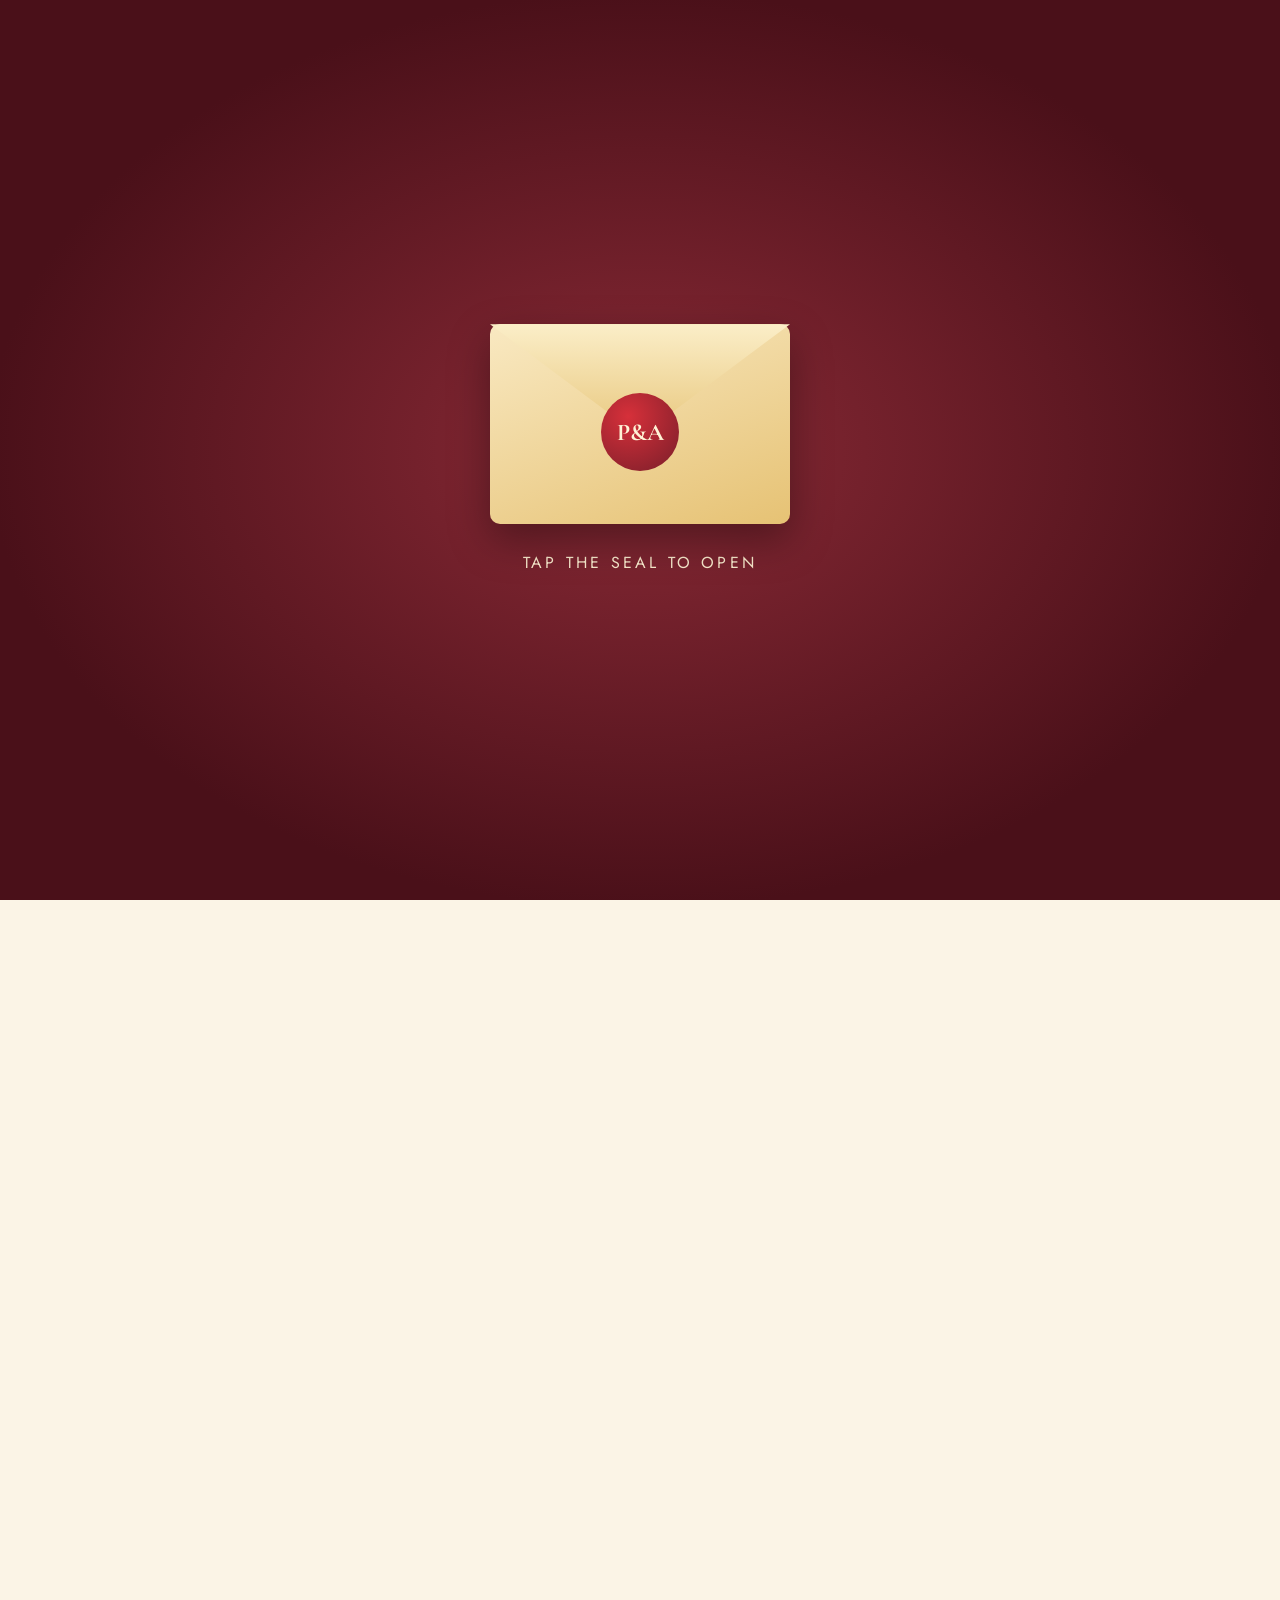
<file: index-nor.html>
<!doctype html><html><head><meta charset=utf8><meta name=viewport content="width=device-width,initial-scale=1,viewport-fit=cover"><style>:root{color-scheme:light;box-sizing:border-box;padding-top:env(safe-area-inset-top,0px);padding-bottom:env(safe-area-inset-bottom,0px)}html{scroll-padding-top:env(safe-area-inset-top,0px)}body{margin:0;padding:0;font:14px -apple-system,BlinkMacSystemFont,sans-serif;background:#fff;color:#000}img{max-width:100%}[hidden]:not([hidden=until-found i]){display:none!important}</style></head><body>
<!doctype html>
<html lang="en">
<head>
<meta charset="utf-8">
<!--
=====================================================================
WEDDING INVITATION - MY DETAILS (exactly as supplied)
---------------------------------------------------------------------
Bride ........................ Ankita
Groom ........................ Pratik
Name order on site ........... Groom & Bride  -> Pratik & Ankita
Initials (seal) .............. P&A
Blessing line ................ Shree Ganeshaya Namah
Hero subtitle ................ Wedding Invitation
Main date & time ............. 12 December 2026, 4:35 PM IST
Countdown target ............. 2026-12-12T16:35:00+05:30 (fixed IST offset)
Venue name ................... Shantanu Garden Mangal Karyalay
Venue address ................ Manchar-Ghodegaon Road Near Kotamdara Phata
Google Maps link ............. see CONFIG.maps (copied verbatim)
Bride one-line bio ........... (blank - omitted)
Groom one-line bio ........... (blank - omitted)
Footer message ............... (blank - omitted)
Families line ................ With love, the Said and Temgire families
Functions (date order):
  Sakharpuda | 12 December 2026 | Satureday | 10:30 AM | (main venue)
  Haldi      | 12 December 2026 | Satureday | 11:30 AM | (main venue)
  Wedding    | 12 December 2026 | Satureday | 4:35 PM  | (main venue)
Photos ....................... photo1.JPG ... photo5.JPG (same folder)
Outfits (caricatures) ........ same as the photos
=====================================================================
STYLE DNA (no reference file was attached; derived from the couple photos)
Mood: warm, festive, heritage, tender, sun-lit, elegant.
Palette: #fbf4e6 page ivory | #f5e7c8 section tint | #fffaf0 cards |
         #7a1e2a headings maroon | #b3262e accent red | #c9962b gold line |
         #1f7f80 teal secondary | #3a2418 body ink | #6b1a25 footer
Type: Cormorant Garamond (names, headings) + Jost (labels, body).
=====================================================================
-->
<meta name="viewport" content="width=device-width, initial-scale=1, viewport-fit=cover">
<meta name="description" content="Wedding invitation for Pratik and Ankita">
<title>Pratik &amp; Ankita · Wedding Invitation</title>
<link rel="preconnect" href="https://fonts.googleapis.com">
<link rel="preconnect" href="https://fonts.gstatic.com" crossorigin>
<link href="https://fonts.googleapis.com/css2?family=Cormorant+Garamond:ital,wght@0,400;0,600;0,700;1,400&family=Jost:wght@300;400;500&display=swap" rel="stylesheet">
<style>
/* ===================== 1. TOKENS & BASE ===================== */
:root{
  --ivory:#fbf4e6; --cream:#f5e7c8; --card:#fffaf0;
  --maroon:#7a1e2a; --red:#b3262e; --gold:#c9962b; --teal:#1f7f80;
  --ink:#3a2418; --muted:#7b5d4a; --footer:#6b1a25;
}
*{box-sizing:border-box}
html{overflow-x:clip;scroll-behavior:smooth;-webkit-text-size-adjust:100%}
body{margin:0;overflow-x:clip;background:var(--ivory);color:var(--ink);
  font:400 16px/1.6 Jost,system-ui,sans-serif;-webkit-font-smoothing:antialiased}
html.locked,html.locked body{overflow:hidden;height:100%}
h1,h2,h3{font-family:'Cormorant Garamond',Georgia,serif;color:var(--maroon);margin:0;font-weight:700;line-height:1.1}
p{margin:0}
img{display:block;max-width:100%}
:focus-visible{outline:3px solid var(--gold);outline-offset:3px}
.wrap{max-width:1040px;margin:0 auto;padding:0 max(20px,env(safe-area-inset-left)) 0 max(20px,env(safe-area-inset-right))}
section{position:relative;padding:88px 0}
.eyebrow{font-size:14px;letter-spacing:.32em;text-transform:uppercase;color:var(--red);font-weight:500;text-align:center}
.h2{font-size:clamp(2.3rem,6vw,3.4rem);text-align:center;margin:10px 0 36px}
.orn{display:block;margin:14px auto 0;width:170px;height:14px}
.btn{display:inline-flex;align-items:center;justify-content:center;gap:8px;min-height:44px;padding:12px 24px;
  border-radius:999px;border:1px solid var(--gold);background:linear-gradient(180deg,#c8302f,var(--red));
  color:#fff8ec;text-decoration:none;cursor:pointer;letter-spacing:.06em;font-size:16px;
  transition:transform .5s ease}
.btn:hover{transform:translateY(-2px)}
.btn.ghost{background:transparent;color:var(--maroon)}

/* ===================== 2. OPENING ENVELOPE ===================== */
#intro{position:fixed;inset:0;z-index:8000;display:flex;flex-direction:column;align-items:center;justify-content:center;
  background:radial-gradient(ellipse at center,#8a2a36 0%,#4a1019 72%);transition:opacity .9s ease}
#intro.gone{opacity:0;pointer-events:none}
#intro.done{display:none}
.env{position:relative;width:min(300px,82vw);height:200px;border:0;padding:0;background:none;cursor:pointer;perspective:900px;
  -webkit-tap-highlight-color:transparent}
.env .body{position:absolute;inset:0;border-radius:10px;background:linear-gradient(160deg,#f9e9c2,#e6c274);
  box-shadow:0 16px 40px rgba(0,0,0,.35)}
.env .flap{position:absolute;left:0;right:0;top:0;height:56%;background:linear-gradient(#fbeec8,#e8c77d);
  clip-path:polygon(0 0,100% 0,50% 100%);transform-origin:top center;transition:transform .9s cubic-bezier(.4,.1,.2,1);z-index:2}
.env.open .flap{transform:rotateX(180deg);z-index:0}
.seal{position:absolute;left:50%;top:54%;width:78px;height:78px;margin:-39px 0 0 -39px;border-radius:50%;z-index:3;
  background:radial-gradient(circle at 35% 30%,#d6303a,#7a1e2a);color:#fff3d6;font-family:'Cormorant Garamond',serif;
  font-size:24px;font-weight:700;display:grid;place-items:center;transition:opacity .4s ease}
.seal::before{content:'';position:absolute;inset:-18px;border-radius:50%;opacity:0;
  background:radial-gradient(circle,rgba(255,220,140,.95) 0%,rgba(255,200,100,0) 70%)}
.seal.glow::before{animation:glow .8s ease forwards}
@keyframes glow{to{opacity:1;transform:scale(1.15)}}
.seal.hide{opacity:0}
.ring{position:absolute;left:50%;top:54%;width:60px;height:60px;margin:-30px 0 0 -30px;border-radius:50%;
  border:2px solid rgba(255,220,140,.9);opacity:0;z-index:4;pointer-events:none}
.ring.go{animation:ring 1.1s ease-out forwards}
@keyframes ring{0%{transform:scale(1);opacity:.9}100%{transform:scale(7);opacity:0}}
.burst{position:absolute;left:50%;top:54%;width:0;height:0;z-index:5;pointer-events:none}
.burst span{position:absolute;left:-3px;top:-3px;width:6px;height:6px;border-radius:50%;background:#ffe6a3;opacity:0}
.burst.go span{animation:burst 1.2s ease-out forwards}
@keyframes burst{0%{opacity:1;transform:translate(0,0) scale(1)}100%{opacity:0;transform:translate(var(--x),var(--y)) scale(.3)}}
.flash{position:absolute;inset:0;background:#fff7e0;opacity:0;pointer-events:none}
.flash.go{animation:flash .8s ease forwards}
@keyframes flash{0%{opacity:0}40%{opacity:.85}100%{opacity:0}}
.intro-hint{margin-top:26px;color:#f8e9cc;font-size:16px;letter-spacing:.2em;text-transform:uppercase}

/* ===================== 3. EFFECT LAYERS (never clickable) ===================== */
#route-svg{position:absolute;left:0;top:0;pointer-events:none;z-index:0;overflow:visible}
#plane{position:fixed;left:0;top:0;width:68px;height:68px;opacity:.6;pointer-events:none;z-index:3;will-change:transform}
#plane svg{width:68px;height:68px;display:block}
#fx{position:fixed;inset:0;width:100%;height:100%;pointer-events:none;z-index:4}
.petal{position:fixed;top:-6vh;width:14px;height:18px;border-radius:0 80% 0 80%;opacity:.85;pointer-events:none;z-index:2;
  background:linear-gradient(135deg,#f3bcb6,#c83e4a);animation-name:fall;animation-timing-function:linear;animation-iteration-count:infinite;will-change:transform}
.petal.gold{background:linear-gradient(135deg,#ffd27a,#d8891f)}
@keyframes fall{
  0%{transform:translate3d(0,0,0) rotate(0)}
  25%{transform:translate3d(18px,28vh,0) rotate(90deg)}
  50%{transform:translate3d(-14px,55vh,0) rotate(180deg)}
  75%{transform:translate3d(16px,82vh,0) rotate(270deg)}
  100%{transform:translate3d(-8px,118vh,0) rotate(360deg)}}
.spark{position:fixed;width:12px;height:12px;color:#f6d27a;pointer-events:none;z-index:2;opacity:0;
  animation:twinkle ease-in-out infinite}
.spark svg{width:100%;height:100%;fill:currentColor;display:block}
@keyframes twinkle{0%,100%{opacity:0;transform:scale(.4) rotate(0)}50%{opacity:.9;transform:scale(1) rotate(45deg)}}

/* ===================== 4. HERO ===================== */
.hero{min-height:100vh;min-height:100svh;display:flex;align-items:center;justify-content:center;text-align:center;
  overflow:hidden;padding:64px 0 48px}
.hero-bg{position:absolute;left:0;right:0;top:-12%;bottom:-12%;will-change:transform;
  background:radial-gradient(ellipse at 50% 30%,#fff9ec 0%,#f7e4bd 58%,#eccb8a 100%)}
.hero-bg::after{content:'';position:absolute;inset:0;opacity:.6;
  background-image:radial-gradient(circle at 1px 1px,rgba(122,30,42,.10) 1px,transparent 1.6px);background-size:22px 22px}
.hero-in{position:relative;z-index:1;padding:0 20px;width:100%}
.frame{max-width:560px;margin:0 auto;padding:48px 22px 40px;border:1px solid var(--gold);
  outline:1px solid rgba(201,150,43,.5);outline-offset:9px;border-radius:220px 220px 18px 18px;background:rgba(255,250,240,.55)}
.blessing{font-size:16px;letter-spacing:.22em;color:var(--red);font-weight:500}
.names{font-size:clamp(3.4rem,15vw,7.2rem);font-weight:700;margin:14px 0 4px;line-height:.95}
.names span{display:block}
.names .amp{font-style:italic;color:var(--gold);font-size:.42em;line-height:1.4}
.subtitle{font-size:16px;letter-spacing:.3em;text-transform:uppercase;color:var(--teal);margin-top:10px}
.hero-date{font-family:'Cormorant Garamond',serif;font-size:clamp(1.35rem,4.5vw,1.75rem);color:var(--maroon);margin:18px 0 26px}
.hint{margin-top:26px;font-size:14px;letter-spacing:.2em;color:var(--muted);text-transform:uppercase}

/* ===================== 5. COUPLE ===================== */
.couple{display:grid;gap:22px;grid-template-columns:1fr}
@media (min-width:700px){.couple{grid-template-columns:1fr 1fr}}
.person{background:var(--card);border:1px solid rgba(201,150,43,.55);outline:1px solid rgba(201,150,43,.3);
  outline-offset:-8px;border-radius:200px 200px 18px 18px;padding:30px 22px 26px;text-align:center}
.cari{width:min(210px,68%);height:auto;margin:0 auto 14px}
.label{font-size:14px;letter-spacing:.3em;text-transform:uppercase;color:var(--red);font-weight:500}
.pname{font-family:'Cormorant Garamond',serif;font-size:clamp(2.3rem,7vw,3.1rem);color:var(--maroon);margin-top:6px}

/* ===================== 6. COUNTDOWN ===================== */
.cd{display:grid;grid-template-columns:repeat(4,1fr);gap:10px;max-width:640px;margin:0 auto}
.cd div{background:var(--card);border:1px solid rgba(201,150,43,.55);border-radius:16px;padding:16px 4px;text-align:center}
.cd b{display:block;font-family:'Cormorant Garamond',serif;font-size:clamp(2rem,8vw,3.2rem);color:var(--maroon);line-height:1}
.cd span{font-size:14px;letter-spacing:.12em;text-transform:uppercase;color:var(--muted)}
.just{display:none;font-family:'Cormorant Garamond',serif;font-style:italic;font-size:clamp(2.4rem,8vw,3.4rem);color:var(--red);text-align:center}

/* ===================== 7. VENUE ===================== */
.vgrid{display:grid;gap:16px;grid-template-columns:1fr;max-width:820px;margin:0 auto}
@media (min-width:700px){.vgrid{grid-template-columns:repeat(3,1fr)}}
.vcard{background:var(--card);border:1px solid rgba(201,150,43,.5);border-radius:18px;padding:24px 20px;text-align:center}
.vcard h3{font-size:1.5rem;margin-bottom:8px}
.vcard p{font-size:16px}
.actions{display:flex;flex-wrap:wrap;gap:12px;justify-content:center;margin-top:26px}
.mapcard{display:block;max-width:640px;margin:30px auto 0;border-radius:18px;overflow:hidden;border:1px solid var(--gold);
  text-decoration:none;color:inherit;background:#efe3c8}
.mapcard svg{width:100%;height:auto;display:block}

/* ===================== 8. EVENTS TIMELINE ===================== */
.tl{list-style:none;margin:0 auto;padding:0;max-width:640px;position:relative}
.tl::before{content:'';position:absolute;left:21px;top:24px;bottom:24px;border-left:2px dashed rgba(201,150,43,.75)}
.tl li{position:relative;padding:0 0 0 70px;margin-bottom:30px}
.num{position:absolute;left:0;top:0;width:44px;height:44px;border-radius:50%;background:var(--red);color:#fff8ec;
  display:grid;place-items:center;font-family:'Cormorant Garamond',serif;font-size:1.3rem;font-weight:700;border:2px solid var(--gold)}
.tl h3{font-size:clamp(1.9rem,6vw,2.4rem)}
.meta{margin:8px 0 14px;display:grid;gap:4px}
.meta p{font-size:16px}
.meta p b{font-weight:500;color:var(--muted);font-size:14px;letter-spacing:.12em;text-transform:uppercase;margin-right:8px}

/* ===================== 9. ALBUM ===================== */
.grid{display:grid;gap:12px;grid-template-columns:repeat(2,1fr);max-width:900px;margin:0 auto}
@media (min-width:720px){.grid{grid-template-columns:repeat(3,1fr)}}
.grid button{padding:0;border:2px solid var(--gold);background:var(--card);cursor:pointer;aspect-ratio:3/4;
  border-radius:999px 999px 14px 14px;overflow:hidden;-webkit-tap-highlight-color:transparent}
.grid img{width:100%;height:100%;object-fit:cover}

/* ===================== 10. FOOTER ===================== */
footer{background:linear-gradient(180deg,#6b1a25,#4a1019);color:#f8e9cc;text-align:center;
  padding:64px 20px calc(56px + env(safe-area-inset-bottom))}
footer .bust{width:min(300px,80%);height:auto;margin:0 auto 18px}
footer h2{color:#f8e9cc;font-size:clamp(2.8rem,10vw,4.2rem);margin-top:6px}
footer p{margin-top:8px;font-size:16px}
footer .sub{letter-spacing:.14em;text-transform:uppercase;font-size:14px;color:#e9c77a}

/* ===================== 11. LIGHTBOX ===================== */
#lb{position:fixed;inset:0;z-index:9000;background:rgba(40,12,18,.93);display:none;flex-direction:column;
  align-items:center;justify-content:center;padding:20px}
#lb.show{display:flex}
#lb-img{max-width:92vw;max-height:76vh;object-fit:contain;border-radius:12px}
#lb-count{margin-top:14px;color:#f8e9cc;font-size:16px;letter-spacing:.15em}
.lb-btn{position:absolute;min-width:44px;min-height:44px;border-radius:50%;border:1px solid var(--gold);
  background:rgba(0,0,0,.3);color:#fff8ec;font-size:24px;cursor:pointer;line-height:1}
.lb-close{top:12px;right:12px}
.lb-prev{left:8px;top:50%;margin-top:-22px}
.lb-next{right:8px;top:50%;margin-top:-22px}

/* ===================== 12. SCROLL REVEAL ===================== */
.reveal{opacity:0;transform:translate3d(0,22px,0);transition:opacity 1.1s ease var(--d,0ms),transform 1.1s ease var(--d,0ms)}
.reveal.in{opacity:1;transform:none}

/* ===================== 13. REDUCED MOTION ===================== */
@media (prefers-reduced-motion:reduce){
  .reveal{transition:none;opacity:1;transform:none}
  .petal,.spark{display:none!important}
  .seal::before,.ring,.burst,.flash{display:none}
  .env .flap{transition:none}
  #intro{transition-duration:.01s}
  html{scroll-behavior:auto}
}

/* ===================== RESPONSIVE TWEAKS ===================== */
@media (max-width:360px){.cd{gap:6px}.cd span{letter-spacing:0;font-size:14px}}
</style>
</head>
<body>

<!-- ============== CARICATURE SPRITES (drawn once, reused via <use>) ============== -->
<svg width="0" height="0" style="position:absolute" aria-hidden="true" focusable="false">
  <defs>
    <!-- Groom: short hair, moustache, tilak, white shirt. Skin #a86d49 -->
    <symbol id="cari-groom" viewBox="0 0 200 240">
      <path d="M26 240C26 184 58 168 100 168S174 184 174 240Z" fill="#fbf8f1" stroke="#d9cbb2" stroke-width="2"/>
      <path d="M82 170L100 196L118 170" fill="none" stroke="#d9cbb2" stroke-width="2"/>
      <rect x="88" y="146" width="24" height="28" rx="8" fill="#a86d49"/>
      <ellipse cx="47" cy="108" rx="8" ry="12" fill="#9a6242"/>
      <ellipse cx="153" cy="108" rx="8" ry="12" fill="#9a6242"/>
      <ellipse cx="100" cy="104" rx="52" ry="58" fill="#a86d49"/>
      <path d="M48 94C46 52 74 38 100 38S154 52 152 94C140 72 122 64 100 64S60 72 48 94Z" fill="#1d1613"/>
      <path d="M68 96Q80 90 92 95" fill="none" stroke="#1d1613" stroke-width="3" stroke-linecap="round"/>
      <path d="M108 95Q120 90 132 96" fill="none" stroke="#1d1613" stroke-width="3" stroke-linecap="round"/>
      <ellipse cx="80" cy="108" rx="6" ry="4.5" fill="#2a1a12"/>
      <ellipse cx="120" cy="108" rx="6" ry="4.5" fill="#2a1a12"/>
      <circle cx="82" cy="106" r="1.4" fill="#fff"/>
      <circle cx="122" cy="106" r="1.4" fill="#fff"/>
      <path d="M84 131Q100 122 116 131Q100 135 84 131Z" fill="#1d1613"/>
      <path d="M88 142Q100 151 112 142" fill="none" stroke="#7a3b2a" stroke-width="3" stroke-linecap="round"/>
      <circle cx="68" cy="126" r="7" fill="#c97a5a" opacity=".3"/>
      <circle cx="132" cy="126" r="7" fill="#c97a5a" opacity=".3"/>
      <circle cx="100" cy="80" r="3.6" fill="#c0262d"/>
    </symbol>

    <!-- Bride: long wavy hair, nath, jhumka, bindi, teal saree, red blouse. Skin #b57852 -->
    <symbol id="cari-bride" viewBox="0 0 200 240">
      <path d="M26 240C26 182 58 166 100 166S174 182 174 240Z" fill="#c42a2f"/>
      <path d="M68 240L68 192Q100 172 132 192L132 240Z" fill="#1f7f80"/>
      <path d="M66 226H134" stroke="#d9a441" stroke-width="3"/>
      <path d="M74 172Q100 192 126 172" fill="none" stroke="#d9a441" stroke-width="3"/>
      <rect x="90" y="144" width="20" height="26" rx="8" fill="#b57852"/>
      <path d="M50 110C40 60 70 34 100 34S160 60 150 110L158 178C140 190 60 190 42 178Z" fill="#15100d"/>
      <ellipse cx="100" cy="104" rx="46" ry="54" fill="#b57852"/>
      <path d="M52 92C56 58 78 46 100 46S144 60 148 92C136 74 118 68 100 68S64 76 52 92Z" fill="#15100d"/>
      <path d="M100 46V68" stroke="#15100d" stroke-width="2"/>
      <path d="M68 100Q80 94 92 100" fill="none" stroke="#15100d" stroke-width="2.6" stroke-linecap="round"/>
      <path d="M108 100Q120 94 132 100" fill="none" stroke="#15100d" stroke-width="2.6" stroke-linecap="round"/>
      <ellipse cx="82" cy="108" rx="5.5" ry="4" fill="#2a1a12"/>
      <ellipse cx="118" cy="108" rx="5.5" ry="4" fill="#2a1a12"/>
      <circle cx="84" cy="106" r="1.3" fill="#fff"/>
      <circle cx="120" cy="106" r="1.3" fill="#fff"/>
      <circle cx="100" cy="74" r="3.4" fill="#c0262d"/>
      <circle cx="108" cy="124" r="4" fill="none" stroke="#d9a441" stroke-width="2"/>
      <circle cx="108" cy="128" r="1.6" fill="#c0262d"/>
      <path d="M86 137Q100 147 114 137Q100 142 86 137Z" fill="#a8443f"/>
      <circle cx="70" cy="128" r="7" fill="#c97a5a" opacity=".3"/>
      <circle cx="130" cy="128" r="7" fill="#c97a5a" opacity=".3"/>
      <ellipse cx="56" cy="126" rx="4" ry="6" fill="#d9a441"/>
      <ellipse cx="144" cy="126" rx="4" ry="6" fill="#d9a441"/>
      <path d="M72 170Q100 190 128 170" fill="none" stroke="#d9a441" stroke-width="3" stroke-linecap="round"/>
    </symbol>
  </defs>
</svg>

<!-- ============== PAPER-PLANE FLIGHT PATH (full page height) ============== -->
<svg id="route-svg" aria-hidden="true" focusable="false">
  <defs>
    <clipPath id="clipTrail"><rect id="clipRect" x="0" y="0" width="0" height="0"/></clipPath>
  </defs>
  <path id="route" fill="none" stroke="#b3262e" stroke-opacity=".4" stroke-width="3.4" stroke-linecap="round" stroke-dasharray="0 15"/>
  <path id="trailPath" fill="none" stroke="#c9962b" stroke-width="2.2" stroke-linecap="round" stroke-dasharray="12 9" clip-path="url(#clipTrail)"/>
</svg>

<!-- ============== PAPER PLANE (rides the route at 42% of screen height) ============== -->
<div id="plane" aria-hidden="true">
  <svg viewBox="0 0 68 68">
    <path d="M10 60C6 56 4 53 6 50C7.5 48 10 49 10 51C10 49 12.5 48 14 50C16 53 14 56 10 60Z" fill="#c83e4a" opacity=".8"/>
    <path d="M66 34L4 12L26 34Z" fill="#fff3d1" stroke="#b3262e" stroke-width="1.5" stroke-linejoin="round"/>
    <path d="M66 34L26 34L34 60Z" fill="#b3262e"/>
  </svg>
</div>

<!-- ============== CANDLE-GLOW CURSOR CANVAS ============== -->
<canvas id="fx" aria-hidden="true"></canvas>

<!-- ============== OPENING ENVELOPE ============== -->
<div id="intro" role="dialog" aria-modal="true" aria-label="Open the invitation">
  <button class="env" id="env" type="button" aria-label="Open invitation">
    <span class="body"></span>
    <span class="flap"></span>
    <span class="seal" id="seal">P&amp;A</span>
    <span class="ring" id="ring"></span>
    <span class="burst" id="burst"></span>
  </button>
  <p class="intro-hint" id="intro-hint">Tap the seal to open</p>
  <span class="flash" id="flash"></span>
</div>

<!-- ============== HERO ============== -->
<section class="hero" id="top">
  <div class="hero-bg" id="hero-bg" aria-hidden="true"></div>
  <div class="hero-in reveal">
    <div class="frame">
      <p class="blessing">Shree Ganeshaya Namah</p>
      <h1 class="names">
        <span>Pratik</span>
        <span class="amp">&amp;</span>
        <span>Ankita</span>
      </h1>
      <p class="subtitle">Wedding Invitation</p>
      <p class="hero-date">12 December 2026 · 4:35 PM IST</p>
      <button class="btn" type="button" data-scroll="countdown">Save the Date</button>
      <p class="hint">Scroll to explore</p>
    </div>
  </div>
</section>

<!-- ============== THE COUPLE ============== -->
<section id="couple">
  <div class="wrap">
    <p class="eyebrow reveal">The couple</p>
    <h2 class="h2 reveal">Pratik &amp; Ankita</h2>
    <div class="couple stagger">
      <article class="person reveal">
        <p class="label">The Groom</p>
        <svg class="cari" viewBox="0 0 200 240" role="img" aria-label="Caricature of Pratik"><use href="#cari-groom"/></svg>
        <h3 class="pname">Pratik</h3>
      </article>
      <article class="person reveal">
        <p class="label">The Bride</p>
        <svg class="cari" viewBox="0 0 200 240" role="img" aria-label="Caricature of Ankita"><use href="#cari-bride"/></svg>
        <h3 class="pname">Ankita</h3>
      </article>
    </div>
  </div>
</section>

<!-- ============== COUNTDOWN ============== -->
<section id="countdown">
  <div class="wrap">
    <p class="eyebrow reveal">Counting down</p>
    <h2 class="h2 reveal">Until the Big Day</h2>
    <div class="cd reveal" id="cd">
      <div><b id="cd-d">--</b><span>Days</span></div>
      <div><b id="cd-h">--</b><span>Hours</span></div>
      <div><b id="cd-m">--</b><span>Minutes</span></div>
      <div><b id="cd-s">--</b><span>Seconds</span></div>
    </div>
    <p class="just" id="just">Just Married</p>
  </div>
</section>

<!-- ============== VENUE DETAILS + MAP ============== -->
<section id="venue">
  <div class="wrap">
    <p class="eyebrow reveal">Venue details</p>
    <h2 class="h2 reveal">Join Us</h2>
    <div class="vgrid stagger">
      <div class="vcard reveal">
        <h3>Date</h3>
        <p>12 December 2026</p>
      </div>
      <div class="vcard reveal">
        <h3>Time</h3>
        <p>4:35 PM IST</p>
      </div>
      <div class="vcard reveal">
        <h3>Venue</h3>
        <p>Shantanu Garden Mangal Karyalay</p>
        <p>Manchar-Ghodegaon Road Near Kotamdara Phata</p>
      </div>
    </div>
    <div class="actions reveal">
      <button class="btn" type="button" id="ics-btn">Add to Calendar</button>
      <a class="btn ghost" href="#" target="_blank" rel="noopener noreferrer" data-maps>Get Directions</a>
    </div>
    <a class="mapcard reveal" href="#" target="_blank" rel="noopener noreferrer" data-maps aria-label="Open Shantanu Garden in Google Maps">
      <svg viewBox="0 0 640 400" role="img" aria-label="Illustrated map showing Shantanu Garden">
        <rect width="640" height="400" fill="#efe3c8"/>
        <path d="M0 300C120 260 220 330 340 290S520 180 640 210" fill="none" stroke="#b9d7d4" stroke-width="34"/>
        <path d="M0 120H640M0 250H640M180 0V400M460 0V400" stroke="#fffaf0" stroke-width="16"/>
        <path d="M0 190L640 160M300 0L340 400" stroke="#fffaf0" stroke-width="10"/>
        <rect x="60" y="150" width="90" height="60" rx="6" fill="#d9c59a"/>
        <rect x="200" y="30" width="110" height="70" rx="6" fill="#d9c59a"/>
        <rect x="500" y="280" width="100" height="70" rx="6" fill="#d9c59a"/>
        <rect x="370" y="60" width="70" height="60" rx="6" fill="#cdbb8c"/>
        <rect x="230" y="270" width="210" height="58" rx="10" fill="#c8e0b6"/>
        <path d="M324 162C300 162 284 180 284 200C284 226 324 262 324 262S364 226 364 200C364 180 348 162 324 162Z" fill="#b3262e"/>
        <circle cx="324" cy="200" r="11" fill="#fff8ec"/>
        <rect x="200" y="300" width="250" height="44" rx="10" fill="#7a1e2a"/>
        <text x="325" y="328" text-anchor="middle" font-family="Jost,sans-serif" font-size="20" fill="#fff8ec" letter-spacing="1">Shantanu Garden</text>
      </svg>
    </a>
  </div>
</section>

<!-- ============== EVENTS (every function, in date order) ============== -->
<section id="events">
  <div class="wrap">
    <p class="eyebrow reveal">Celebrations</p>
    <h2 class="h2 reveal">The Functions</h2>
    <ol class="tl" id="timeline"></ol>
  </div>
</section>

<!-- ============== PHOTO ALBUM ============== -->
<section id="album">
  <div class="wrap">
    <p class="eyebrow reveal">Our story in pictures</p>
    <h2 class="h2 reveal">Album</h2>
    <div class="grid reveal" id="album-grid"></div>
  </div>
</section>

<!-- ============== FOOTER ============== -->
<footer>
  <svg class="bust reveal" viewBox="0 0 320 180" role="img" aria-label="Illustration of Pratik and Ankita">
    <use href="#cari-groom" x="18" y="6" width="140" height="168"/>
    <use href="#cari-bride" x="162" y="6" width="140" height="168"/>
  </svg>
  <p class="sub">Pratik &amp; Ankita</p>
  <h2>12 December 2026</h2>
  <p>Shantanu Garden Mangal Karyalay</p>
  <p>Manchar-Ghodegaon Road Near Kotamdara Phata</p>
  <p style="margin-top:22px">With love, the Said and Temgire families</p>
</footer>

<!-- ============== LIGHTBOX ============== -->
<div id="lb" role="dialog" aria-modal="true" aria-label="Photo viewer" aria-hidden="true">
  <button class="lb-btn lb-close" type="button" aria-label="Close photo">&times;</button>
  <button class="lb-btn lb-prev" type="button" aria-label="Previous photo">&#8249;</button>
  <img id="lb-img" alt="">
  <button class="lb-btn lb-next" type="button" aria-label="Next photo">&#8250;</button>
  <p id="lb-count"></p>
</div>

<script>
/* =====================================================================
   1. CONFIG - all details, copied exactly from the brief
   ===================================================================== */
const CONFIG = {
  groom: 'Pratik',
  bride: 'Ankita',
  nameOrder: 'Pratik & Ankita',
  targetIso: '2026-12-12T16:35:00+05:30',          // IST, fixed offset
  venue: 'Shantanu Garden Mangal Karyalay',
  address: 'Manchar-Ghodegaon Road Near Kotamdara Phata',
  maps: 'https://www.google.com/maps/place/Shantanu+Garden/@19.0347585,73.847124,17z/data=!4m14!1m7!3m6!1s0x3bdd372e8e63d4bf:0x3cf5cf9ce46eb0d3!2sShantanu+Garden!8m2!3d19.0347585!4d73.8497043!16s%2Fg%2F11f6f_r6r6!3m5!1s0x3bdd372e8e63d4bf:0x3cf5cf9ce46eb0d3!8m2!3d19.0347585!4d73.8497043!16s%2Fg%2F11f6f_r6r6?entry=ttu&g_ep=EgoyMDI2MTAxOC4wIKXMDSoASAFQAw%3D%3D',
  functions: [
    { name: 'Sakharpuda', date: '12 December 2026', day: 'Satureday', time: '10:30 AM', venue: '', iso: '2026-12-12T10:30:00+05:30' },
    { name: 'Haldi',      date: '12 December 2026', day: 'Satureday', time: '11:30 AM', venue: '', iso: '2026-12-12T11:30:00+05:30' },
    { name: 'Wedding',    date: '12 December 2026', day: 'Satureday', time: '4:35 PM',  venue: '', iso: '2026-12-12T16:35:00+05:30' }
  ]
};

const PHOTOS = [
  { src: 'photo1.JPG', alt: 'Pratik standing outdoors in a white shirt', pos: '50% 15%' },
  { src: 'photo2.JPG', alt: 'Pratik and Ankita seated together in front of a white backdrop', pos: '50% 40%' },
  { src: 'photo3.JPG', alt: 'Pratik and Ankita holding a bouquet under a tree', pos: '50% 18%' },
  { src: 'photo4.JPG', alt: 'Ankita in a teal and red saree outdoors', pos: '50% 25%' },
  { src: 'photo5.JPG', alt: 'Pratik and Ankita embracing outdoors', pos: '50% 15%' }
];

/* =====================================================================
   2. HELPERS
   ===================================================================== */
const $  = (s, c = document) => c.querySelector(s);
const $$ = (s, c = document) => Array.from(c.querySelectorAll(s));
const reduce = window.matchMedia('(prefers-reduced-motion: reduce)').matches;
const coarse = window.matchMedia('(pointer: coarse)').matches;
const root = document.documentElement;

/* =====================================================================
   3. RENDER: events, album, map links, stagger groups
   ===================================================================== */
(function render() {
  $$('[data-maps]').forEach(a => { a.href = CONFIG.maps; });

  const tl = $('#timeline');
  CONFIG.functions.forEach((f, i) => {
    const li = document.createElement('li');
    li.className = 'reveal';
    li.innerHTML =
      '<span class="num">' + (i + 1) + '</span>' +
      '<h3>' + f.name + '</h3>' +
      '<div class="meta">' +
        '<p><b>Date</b>' + f.date + '</p>' +
        '<p><b>Day</b>' + f.day + '</p>' +
        '<p><b>Time</b>' + f.time + '</p>' +
        '<p><b>Venue</b>' + (f.venue || CONFIG.venue) + '</p>' +
      '</div>' +
      '<a class="btn ghost" href="' + CONFIG.maps + '" target="_blank" rel="noopener noreferrer">Get Directions</a>';
    tl.appendChild(li);
  });

  const grid = $('#album-grid');
  PHOTOS.forEach((p, i) => {
    const b = document.createElement('button');
    b.type = 'button';
    b.setAttribute('aria-label', 'Open photo ' + (i + 1) + ' of ' + PHOTOS.length);
    const img = new Image();
    img.src = p.src;
    img.alt = p.alt;
    img.decoding = 'async';
    img.loading = 'lazy';
    img.style.objectPosition = p.pos;
    b.appendChild(img);
    b.addEventListener('click', () => openLb(i));
    grid.appendChild(b);
  });

  $$('.stagger').forEach(g => {
    Array.from(g.children).forEach((c, i) => c.style.setProperty('--d', (i * 120) + 'ms'));
  });
})();

/* =====================================================================
   4. OPENING ENVELOPE (tap / click / Enter / Space via <button>)
   ===================================================================== */
const intro = $('#intro'), env = $('#env'), seal = $('#seal'),
      ring = $('#ring'), burst = $('#burst'), flash = $('#flash'), hint = $('#intro-hint');
root.classList.add('locked');

(function buildBurst() {
  if (reduce) return;
  for (let i = 0; i < 24; i++) {
    const s = document.createElement('span');
    const a = (Math.PI * 2 * i) / 24 + Math.random() * 0.3;
    const d = 90 + Math.random() * 110;
    s.style.setProperty('--x', (Math.cos(a) * d).toFixed(1) + 'px');
    s.style.setProperty('--y', (Math.sin(a) * d).toFixed(1) + 'px');
    s.style.animationDelay = (Math.random() * 0.15).toFixed(2) + 's';
    burst.appendChild(s);
  }
})();

let opened = false;
env.addEventListener('click', () => {
  if (opened) return;
  opened = true;
  env.disabled = true;
  hint.style.opacity = '0';
  seal.classList.add('glow');
  if (reduce) {
    env.classList.add('open');
    seal.classList.add('hide');
    setTimeout(() => intro.classList.add('gone'), 300);
    setTimeout(finishIntro, 900);
    return;
  }
  setTimeout(() => ring.classList.add('go'), 450);
  setTimeout(() => { env.classList.add('open'); seal.classList.add('hide'); burst.classList.add('go'); }, 650);
  setTimeout(() => flash.classList.add('go'), 1300);
  setTimeout(() => intro.classList.add('gone'), 1550);
  setTimeout(finishIntro, 2450);
});

function finishIntro() {
  intro.classList.add('done');
  root.classList.remove('locked');
  if (!reduce) { startPetals(); startGlitter(); startGlow(); }
  $$('.reveal').forEach(el => { if (reduce) el.classList.add('in'); else io.observe(el); });
  if (reduce) return;
  onScroll();
}

/* =====================================================================
   5. SCROLL REVEAL (IntersectionObserver, one-time)
   ===================================================================== */
const io = new IntersectionObserver(entries => {
  entries.forEach(e => {
    if (e.isIntersecting) { e.target.classList.add('in'); io.unobserve(e.target); }
  });
}, { threshold: 0.12 });

/* =====================================================================
   6. COUNTDOWN (absolute epoch, so it is right in every time zone)
   ===================================================================== */
const target = Date.parse(CONFIG.targetIso);
const cd = { d: $('#cd-d'), h: $('#cd-h'), m: $('#cd-m'), s: $('#cd-s') };
function tickCountdown() {
  const diff = target - Date.now();
  if (diff <= 0) {
    $('#cd').style.display = 'none';
    $('#just').style.display = 'block';
    clearInterval(cdTimer);
    return;
  }
  const pad = n => String(n).padStart(2, '0');
  cd.d.textContent = Math.floor(diff / 864e5);
  cd.h.textContent = pad(Math.floor((diff % 864e5) / 36e5));
  cd.m.textContent = pad(Math.floor((diff % 36e5) / 6e4));
  cd.s.textContent = pad(Math.floor((diff % 6e4) / 1e3));
}
tickCountdown();
const cdTimer = setInterval(tickCountdown, 1000);

/* =====================================================================
   7. ADD TO CALENDAR (.ics with every function)
   ===================================================================== */
function icsStamp(d) { return d.toISOString().replace(/[-:]/g, '').replace(/\.\d{3}/, ''); }
function icsEscape(s) { return s.replace(/\\/g, '\\\\').replace(/,/g, '\\,').replace(/;/g, '\\;'); }
function buildIcs() {
  const now = icsStamp(new Date());
  const lines = ['BEGIN:VCALENDAR', 'VERSION:2.0', 'PRODID:-//Wedding Invitation//EN', 'CALSCALE:GREGORIAN', 'METHOD:PUBLISH'];
  CONFIG.functions.forEach((f, i) => {
    lines.push(
      'BEGIN:VEVENT',
      'UID:' + (i + 1) + '-' + f.name.toLowerCase() + '-wedding-invitation',
      'DTSTAMP:' + now,
      'DTSTART:' + icsStamp(new Date(f.iso)),
      'SUMMARY:' + f.name + ' - ' + CONFIG.nameOrder,
      'LOCATION:' + icsEscape((f.venue || CONFIG.venue) + ', ' + CONFIG.address),
      'END:VEVENT'
    );
  });
  lines.push('END:VCALENDAR');
  return lines.join('\r\n');
}
$('#ics-btn').addEventListener('click', () => {
  const blob = new Blob([buildIcs()], { type: 'text/calendar;charset=utf-8' });
  const url = URL.createObjectURL(blob);
  const a = document.createElement('a');
  a.href = url;
  a.download = 'pratik-ankita-wedding.ics';
  document.body.appendChild(a);
  a.click();
  a.remove();
  setTimeout(() => URL.revokeObjectURL(url), 1000);
});

/* =====================================================================
   8. SAVE THE DATE / SCROLL BUTTONS
   ===================================================================== */
$$('[data-scroll]').forEach(b => b.addEventListener('click', () => {
  const t = document.getElementById(b.dataset.scroll);
  if (t) t.scrollIntoView({ behavior: reduce ? 'auto' : 'smooth', block: 'start' });
}));

/* =====================================================================
   9. HERO PARALLAX + PAPER-PLANE ROUTE (scroll, rAF, passive)
   ===================================================================== */
const heroBg = $('#hero-bg');
const plane = $('#plane');
const routeSvg = $('#route-svg');
const routePath = $('#route');
const trailPath = $('#trailPath');
const clipRect = $('#clipRect');
let RW = 0, RH = 0, RL = 0;

function buildRoute() {
  RW = document.documentElement.clientWidth;
  RH = document.documentElement.scrollHeight;
  routeSvg.setAttribute('width', RW);
  routeSvg.setAttribute('height', RH);
  routeSvg.setAttribute('viewBox', '0 0 ' + RW + ' ' + RH);
  clipRect.setAttribute('width', RW);
  const seg = Math.max(420, Math.min(900, window.innerHeight * 0.9));
  const n = Math.max(2, Math.ceil(RH / seg) + 1);
  let d = '', prev = null;
  for (let i = 0; i < n; i++) {
    const y = RH * i / (n - 1);
    const x = (i % 2 === 0 ? 0.1 : 0.9) * RW;
    if (!prev) d += 'M' + x + ' ' + y;
    else {
      const mid = (prev.y + y) / 2;
      d += ' C' + prev.x + ' ' + mid + ' ' + x + ' ' + mid + ' ' + x + ' ' + y;
    }
    prev = { x, y };
  }
  routePath.setAttribute('d', d);
  trailPath.setAttribute('d', d);
  RL = routePath.getTotalLength();
  updateRoute();
}

function lengthAtY(y) {
  let lo = 0, hi = RL;
  for (let k = 0; k < 24; k++) {
    const m = (lo + hi) / 2;
    if (routePath.getPointAtLength(m).y < y) lo = m; else hi = m;
  }
  return (lo + hi) / 2;
}

function updateRoute() {
  if (!RL) return;
  const vh = window.innerHeight;
  const sy = window.scrollY;
  const targetY = Math.min(Math.max(sy + vh * 0.42, 0), RH);
  clipRect.setAttribute('height', String(targetY));
  const len = lengthAtY(targetY);
  const p = routePath.getPointAtLength(len);
  const q = routePath.getPointAtLength(Math.min(RL, len + 3));
  const ang = Math.atan2(q.y - p.y, q.x - p.x) * 180 / Math.PI;
  plane.style.transform = 'translate3d(' + (p.x - 34).toFixed(1) + 'px,' + (vh * 0.42 - 34).toFixed(1) + 'px,0) rotate(' + ang.toFixed(1) + 'deg)';
}

let ticking = false;
function onScroll() {
  if (!ticking) {
    ticking = true;
    requestAnimationFrame(() => {
      ticking = false;
      if (!reduce) heroBg.style.transform = 'translate3d(0,' + (window.scrollY * 0.35).toFixed(1) + 'px,0)';
      updateRoute();
    });
  }
}
window.addEventListener('scroll', onScroll, { passive: true });

let resizeTimer = 0;
function scheduleRoute() {
  clearTimeout(resizeTimer);
  resizeTimer = setTimeout(buildRoute, 120);
}
window.addEventListener('resize', scheduleRoute);
new ResizeObserver(scheduleRoute).observe(document.body);
buildRoute();

/* =====================================================================
   10. FALLING PETALS (10 on phones, 18 on desktop)
   ===================================================================== */
function startPetals() {
  const n = window.matchMedia('(max-width: 600px)').matches ? 10 : 18;
  for (let i = 0; i < n; i++) {
    const p = document.createElement('span');
    p.className = 'petal' + (i % 3 === 0 ? ' gold' : '');
    p.style.left = (Math.random() * 100).toFixed(1) + '%';
    p.style.animationDuration = (16 + Math.random() * 12).toFixed(1) + 's';
    p.style.animationDelay = (-Math.random() * 24).toFixed(1) + 's';
    p.style.transform = 'scale(' + (0.7 + Math.random() * 0.6).toFixed(2) + ')';
    document.body.appendChild(p);
  }
}

/* =====================================================================
   11. GLITTER (24 soft four-point sparkles)
   ===================================================================== */
const STAR = '<svg viewBox="0 0 10 10" aria-hidden="true"><path d="M5 0Q5.6 4.4 10 5Q5.6 5.6 5 10Q4.4 5.6 0 5Q4.4 4.4 5 0Z"/></svg>';
function startGlitter() {
  for (let i = 0; i < 24; i++) {
    const s = document.createElement('span');
    s.className = 'spark';
    s.innerHTML = STAR;
    s.style.left = (Math.random() * 100).toFixed(1) + '%';
    s.style.top = (Math.random() * 100).toFixed(1) + '%';
    s.style.width = s.style.height = (8 + Math.random() * 8).toFixed(0) + 'px';
    s.style.animationDuration = (3 + Math.random() * 3).toFixed(1) + 's';
    s.style.animationDelay = (-Math.random() * 6).toFixed(1) + 's';
    s.style.color = Math.random() < 0.5 ? '#f6d27a' : '#f3a9a4';
    document.body.appendChild(s);
  }
}

/* =====================================================================
   12. CANDLE-GLOW CURSOR (desktop) + RIPPLE (touch). Sleeps when idle.
   ===================================================================== */
const fx = $('#fx'), fc = fx.getContext('2d');
let parts = [], ripples = [], fxRaf = 0, mouse = null, mouseAt = 0;
function sizeFx() {
  const dpr = Math.min(window.devicePixelRatio || 1, 2);
  fx.width = Math.floor(window.innerWidth * dpr);
  fx.height = Math.floor(window.innerHeight * dpr);
  fc.setTransform(dpr, 0, 0, dpr, 0, 0);
}
function kickFx() { if (!fxRaf) fxRaf = requestAnimationFrame(frameFx); }
function frameFx(t) {
  fc.clearRect(0, 0, window.innerWidth, window.innerHeight);
  parts = parts.filter(p => p.life > 0);
  parts.forEach(p => {
    p.x += p.vx; p.y += p.vy; p.life -= 0.03;
    if (p.life <= 0) return;                       // never pass a negative radius
    const r = Math.max(0, p.r * p.life);
    if (r === 0) return;
    const g = fc.createRadialGradient(p.x, p.y, 0, p.x, p.y, r);
    g.addColorStop(0, 'rgba(255,214,140,' + (p.life * 0.45).toFixed(3) + ')');
    g.addColorStop(1, 'rgba(255,170,90,0)');
    fc.fillStyle = g;
    fc.beginPath(); fc.arc(p.x, p.y, r, 0, Math.PI * 2); fc.fill();
  });
  ripples = ripples.filter(r => r.life > 0);
  ripples.forEach(r => {
    r.rad += 2.2; r.life -= 0.02;
    fc.strokeStyle = 'rgba(230,170,90,' + (r.life * 0.6).toFixed(3) + ')';
    fc.lineWidth = 2;
    fc.beginPath(); fc.arc(r.x, r.y, r.rad, 0, Math.PI * 2); fc.stroke();
  });
  if (mouse && performance.now() - mouseAt < 2500) {
    const flick = 1 + Math.sin(t / 90) * 0.06 + (Math.random() - 0.5) * 0.04;
    const R = 34 * flick;
    const g = fc.createRadialGradient(mouse.x, mouse.y, 0, mouse.x, mouse.y, R);
    g.addColorStop(0, 'rgba(255,220,150,0.55)');
    g.addColorStop(1, 'rgba(255,170,90,0)');
    fc.fillStyle = g;
    fc.beginPath(); fc.arc(mouse.x, mouse.y, R, 0, Math.PI * 2); fc.fill();
  }
  if (parts.length || ripples.length || (mouse && performance.now() - mouseAt < 2500)) {
    fxRaf = requestAnimationFrame(frameFx);
  } else {
    fxRaf = 0;
    fc.clearRect(0, 0, window.innerWidth, window.innerHeight);
  }
}
function startGlow() {
  sizeFx();
  window.addEventListener('resize', sizeFx);
  if (!coarse) {
    window.addEventListener('pointermove', e => {
      if (e.pointerType !== 'mouse') return;
      mouse = { x: e.clientX, y: e.clientY }; mouseAt = performance.now();
      if (Math.random() < 0.6) parts.push({ x: e.clientX, y: e.clientY, vx: (Math.random() - 0.5) * 0.5, vy: -0.2 - Math.random() * 0.5, life: 1, r: 10 + Math.random() * 8 });
      kickFx();
    }, { passive: true });
  } else {
    window.addEventListener('pointerdown', e => {
      ripples.push({ x: e.clientX, y: e.clientY, rad: 4, life: 1 });
      kickFx();
    }, { passive: true });
  }
}

/* =====================================================================
   13. PHOTO LIGHTBOX (prev/next, swipe, Escape, "1 / 5")
   ===================================================================== */
const lb = $('#lb'), lbImg = $('#lb-img'), lbCount = $('#lb-count');
let cur = 0, lastFocus = null, touchX = null;
function showPhoto(i) {
  cur = (i + PHOTOS.length) % PHOTOS.length;
  lbImg.src = PHOTOS[cur].src;
  lbImg.alt = PHOTOS[cur].alt;
  lbCount.textContent = (cur + 1) + ' / ' + PHOTOS.length;
}
function openLb(i) {
  showPhoto(i);
  lastFocus = document.activeElement;
  lb.classList.add('show');
  lb.setAttribute('aria-hidden', 'false');
  $('.lb-close', lb).focus();
}
function closeLb() {
  lb.classList.remove('show');
  lb.setAttribute('aria-hidden', 'true');
  if (lastFocus) lastFocus.focus();
}
$('.lb-close', lb).addEventListener('click', closeLb);
$('.lb-prev', lb).addEventListener('click', () => showPhoto(cur - 1));
$('.lb-next', lb).addEventListener('click', () => showPhoto(cur + 1));
lb.addEventListener('click', e => { if (e.target === lb) closeLb(); });
document.addEventListener('keydown', e => {
  if (!lb.classList.contains('show')) return;
  if (e.key === 'Escape') closeLb();
  else if (e.key === 'ArrowLeft') showPhoto(cur - 1);
  else if (e.key === 'ArrowRight') showPhoto(cur + 1);
});
lb.addEventListener('touchstart', e => { touchX = e.changedTouches[0].clientX; }, { passive: true });
lb.addEventListener('touchend', e => {
  if (touchX === null) return;
  const dx = e.changedTouches[0].clientX - touchX;
  touchX = null;
  if (Math.abs(dx) > 40) showPhoto(cur + (dx < 0 ? 1 : -1));
}, { passive: true });
</script>
</body>
</html>

</body></html>
</file>
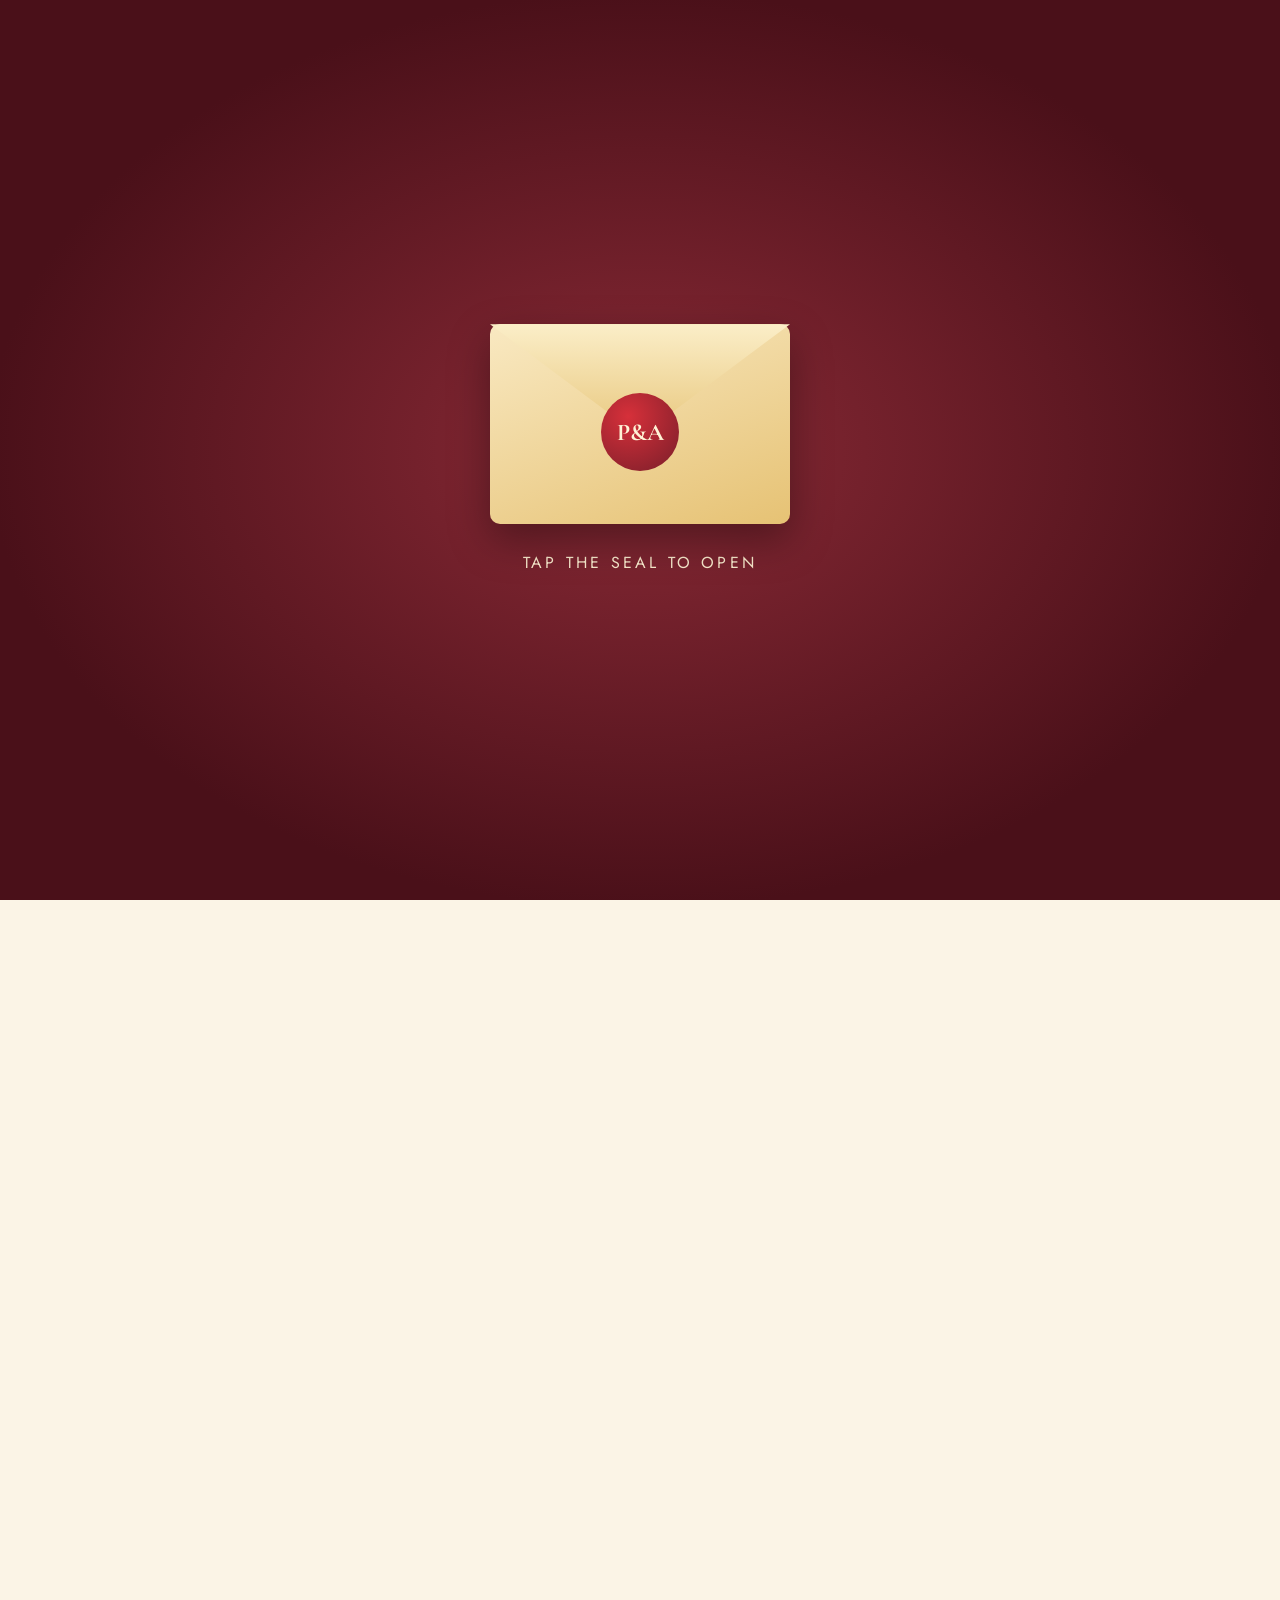
<file: Pratik & Ankita · Wedding Invitation.html>
<!doctype html><html><head><meta charset=utf8><meta name=viewport content="width=device-width,initial-scale=1,viewport-fit=cover"><style>:root{color-scheme:light;box-sizing:border-box;padding-top:env(safe-area-inset-top,0px);padding-bottom:env(safe-area-inset-bottom,0px)}html{scroll-padding-top:env(safe-area-inset-top,0px)}body{margin:0;padding:0;font:14px -apple-system,BlinkMacSystemFont,sans-serif;background:#fff;color:#000}img{max-width:100%}[hidden]:not([hidden=until-found i]){display:none!important}</style></head><body>
<!doctype html>
<html lang="en">
<head>
<meta charset="utf-8">
<!--
=====================================================================
WEDDING INVITATION - MY DETAILS (exactly as supplied)
---------------------------------------------------------------------
Bride ........................ Ankita
Groom ........................ Pratik
Name order on site ........... Groom & Bride  -> Pratik & Ankita
Initials (seal) .............. P&A
Blessing line ................ Shree Ganeshaya Namah
Hero subtitle ................ Wedding Invitation
Main date & time ............. 12 December 2026, 4:35 PM IST
Countdown target ............. 2026-12-12T16:35:00+05:30 (fixed IST offset)
Venue name ................... Shantanu Garden Mangal Karyalay
Venue address ................ Manchar-Ghodegaon Road Near Kotamdara Phata
Google Maps link ............. see CONFIG.maps (copied verbatim)
Bride one-line bio ........... (blank - omitted)
Groom one-line bio ........... (blank - omitted)
Footer message ............... (blank - omitted)
Families line ................ With love, the Said and Temgire families
Functions (date order):
  Sakharpuda | 12 December 2026 | Satureday | 10:30 AM | (main venue)
  Haldi      | 12 December 2026 | Satureday | 11:30 AM | (main venue)
  Wedding    | 12 December 2026 | Satureday | 4:35 PM  | (main venue)
Photos ....................... photo1.jpg ... photo5.jpg (same folder)
Outfits (caricatures) ........ same as the photos
=====================================================================
STYLE DNA (no reference file was attached; derived from the couple photos)
Mood: warm, festive, heritage, tender, sun-lit, elegant.
Palette: #fbf4e6 page ivory | #f5e7c8 section tint | #fffaf0 cards |
         #7a1e2a headings maroon | #b3262e accent red | #c9962b gold line |
         #1f7f80 teal secondary | #3a2418 body ink | #6b1a25 footer
Type: Cormorant Garamond (names, headings) + Jost (labels, body).
=====================================================================
-->
<meta name="viewport" content="width=device-width, initial-scale=1, viewport-fit=cover">
<meta name="description" content="Wedding invitation for Pratik and Ankita">
<title>Pratik &amp; Ankita · Wedding Invitation</title>
<link rel="preconnect" href="https://fonts.googleapis.com">
<link rel="preconnect" href="https://fonts.gstatic.com" crossorigin>
<link href="https://fonts.googleapis.com/css2?family=Cormorant+Garamond:ital,wght@0,400;0,600;0,700;1,400&family=Jost:wght@300;400;500&display=swap" rel="stylesheet">
<style>
/* ===================== 1. TOKENS & BASE ===================== */
:root{
  --ivory:#fbf4e6; --cream:#f5e7c8; --card:#fffaf0;
  --maroon:#7a1e2a; --red:#b3262e; --gold:#c9962b; --teal:#1f7f80;
  --ink:#3a2418; --muted:#7b5d4a; --footer:#6b1a25;
}
*{box-sizing:border-box}
html{overflow-x:clip;scroll-behavior:smooth;-webkit-text-size-adjust:100%}
body{margin:0;overflow-x:clip;background:var(--ivory);color:var(--ink);
  font:400 16px/1.6 Jost,system-ui,sans-serif;-webkit-font-smoothing:antialiased}
html.locked,html.locked body{overflow:hidden;height:100%}
h1,h2,h3{font-family:'Cormorant Garamond',Georgia,serif;color:var(--maroon);margin:0;font-weight:700;line-height:1.1}
p{margin:0}
img{display:block;max-width:100%}
:focus-visible{outline:3px solid var(--gold);outline-offset:3px}
.wrap{max-width:1040px;margin:0 auto;padding:0 max(20px,env(safe-area-inset-left)) 0 max(20px,env(safe-area-inset-right))}
section{position:relative;padding:88px 0}
.eyebrow{font-size:14px;letter-spacing:.32em;text-transform:uppercase;color:var(--red);font-weight:500;text-align:center}
.h2{font-size:clamp(2.3rem,6vw,3.4rem);text-align:center;margin:10px 0 36px}
.orn{display:block;margin:14px auto 0;width:170px;height:14px}
.btn{display:inline-flex;align-items:center;justify-content:center;gap:8px;min-height:44px;padding:12px 24px;
  border-radius:999px;border:1px solid var(--gold);background:linear-gradient(180deg,#c8302f,var(--red));
  color:#fff8ec;text-decoration:none;cursor:pointer;letter-spacing:.06em;font-size:16px;
  transition:transform .5s ease}
.btn:hover{transform:translateY(-2px)}
.btn.ghost{background:transparent;color:var(--maroon)}

/* ===================== 2. OPENING ENVELOPE ===================== */
#intro{position:fixed;inset:0;z-index:8000;display:flex;flex-direction:column;align-items:center;justify-content:center;
  background:radial-gradient(ellipse at center,#8a2a36 0%,#4a1019 72%);transition:opacity .9s ease}
#intro.gone{opacity:0;pointer-events:none}
#intro.done{display:none}
.env{position:relative;width:min(300px,82vw);height:200px;border:0;padding:0;background:none;cursor:pointer;perspective:900px;
  -webkit-tap-highlight-color:transparent}
.env .body{position:absolute;inset:0;border-radius:10px;background:linear-gradient(160deg,#f9e9c2,#e6c274);
  box-shadow:0 16px 40px rgba(0,0,0,.35)}
.env .flap{position:absolute;left:0;right:0;top:0;height:56%;background:linear-gradient(#fbeec8,#e8c77d);
  clip-path:polygon(0 0,100% 0,50% 100%);transform-origin:top center;transition:transform .9s cubic-bezier(.4,.1,.2,1);z-index:2}
.env.open .flap{transform:rotateX(180deg);z-index:0}
.seal{position:absolute;left:50%;top:54%;width:78px;height:78px;margin:-39px 0 0 -39px;border-radius:50%;z-index:3;
  background:radial-gradient(circle at 35% 30%,#d6303a,#7a1e2a);color:#fff3d6;font-family:'Cormorant Garamond',serif;
  font-size:24px;font-weight:700;display:grid;place-items:center;transition:opacity .4s ease}
.seal::before{content:'';position:absolute;inset:-18px;border-radius:50%;opacity:0;
  background:radial-gradient(circle,rgba(255,220,140,.95) 0%,rgba(255,200,100,0) 70%)}
.seal.glow::before{animation:glow .8s ease forwards}
@keyframes glow{to{opacity:1;transform:scale(1.15)}}
.seal.hide{opacity:0}
.ring{position:absolute;left:50%;top:54%;width:60px;height:60px;margin:-30px 0 0 -30px;border-radius:50%;
  border:2px solid rgba(255,220,140,.9);opacity:0;z-index:4;pointer-events:none}
.ring.go{animation:ring 1.1s ease-out forwards}
@keyframes ring{0%{transform:scale(1);opacity:.9}100%{transform:scale(7);opacity:0}}
.burst{position:absolute;left:50%;top:54%;width:0;height:0;z-index:5;pointer-events:none}
.burst span{position:absolute;left:-3px;top:-3px;width:6px;height:6px;border-radius:50%;background:#ffe6a3;opacity:0}
.burst.go span{animation:burst 1.2s ease-out forwards}
@keyframes burst{0%{opacity:1;transform:translate(0,0) scale(1)}100%{opacity:0;transform:translate(var(--x),var(--y)) scale(.3)}}
.flash{position:absolute;inset:0;background:#fff7e0;opacity:0;pointer-events:none}
.flash.go{animation:flash .8s ease forwards}
@keyframes flash{0%{opacity:0}40%{opacity:.85}100%{opacity:0}}
.intro-hint{margin-top:26px;color:#f8e9cc;font-size:16px;letter-spacing:.2em;text-transform:uppercase}

/* ===================== 3. EFFECT LAYERS (never clickable) ===================== */
#route-svg{position:absolute;left:0;top:0;pointer-events:none;z-index:0;overflow:visible}
#plane{position:fixed;left:0;top:0;width:68px;height:68px;opacity:.6;pointer-events:none;z-index:3;will-change:transform}
#plane svg{width:68px;height:68px;display:block}
#fx{position:fixed;inset:0;width:100%;height:100%;pointer-events:none;z-index:4}
.petal{position:fixed;top:-6vh;width:14px;height:18px;border-radius:0 80% 0 80%;opacity:.85;pointer-events:none;z-index:2;
  background:linear-gradient(135deg,#f3bcb6,#c83e4a);animation-name:fall;animation-timing-function:linear;animation-iteration-count:infinite;will-change:transform}
.petal.gold{background:linear-gradient(135deg,#ffd27a,#d8891f)}
@keyframes fall{
  0%{transform:translate3d(0,0,0) rotate(0)}
  25%{transform:translate3d(18px,28vh,0) rotate(90deg)}
  50%{transform:translate3d(-14px,55vh,0) rotate(180deg)}
  75%{transform:translate3d(16px,82vh,0) rotate(270deg)}
  100%{transform:translate3d(-8px,118vh,0) rotate(360deg)}}
.spark{position:fixed;width:12px;height:12px;color:#f6d27a;pointer-events:none;z-index:2;opacity:0;
  animation:twinkle ease-in-out infinite}
.spark svg{width:100%;height:100%;fill:currentColor;display:block}
@keyframes twinkle{0%,100%{opacity:0;transform:scale(.4) rotate(0)}50%{opacity:.9;transform:scale(1) rotate(45deg)}}

/* ===================== 4. HERO ===================== */
.hero{min-height:100vh;min-height:100svh;display:flex;align-items:center;justify-content:center;text-align:center;
  overflow:hidden;padding:64px 0 48px}
.hero-bg{position:absolute;left:0;right:0;top:-12%;bottom:-12%;will-change:transform;
  background:radial-gradient(ellipse at 50% 30%,#fff9ec 0%,#f7e4bd 58%,#eccb8a 100%)}
.hero-bg::after{content:'';position:absolute;inset:0;opacity:.6;
  background-image:radial-gradient(circle at 1px 1px,rgba(122,30,42,.10) 1px,transparent 1.6px);background-size:22px 22px}
.hero-in{position:relative;z-index:1;padding:0 20px;width:100%}
.frame{max-width:560px;margin:0 auto;padding:48px 22px 40px;border:1px solid var(--gold);
  outline:1px solid rgba(201,150,43,.5);outline-offset:9px;border-radius:220px 220px 18px 18px;background:rgba(255,250,240,.55)}
.blessing{font-size:16px;letter-spacing:.22em;color:var(--red);font-weight:500}
.names{font-size:clamp(3.4rem,15vw,7.2rem);font-weight:700;margin:14px 0 4px;line-height:.95}
.names span{display:block}
.names .amp{font-style:italic;color:var(--gold);font-size:.42em;line-height:1.4}
.subtitle{font-size:16px;letter-spacing:.3em;text-transform:uppercase;color:var(--teal);margin-top:10px}
.hero-date{font-family:'Cormorant Garamond',serif;font-size:clamp(1.35rem,4.5vw,1.75rem);color:var(--maroon);margin:18px 0 26px}
.hint{margin-top:26px;font-size:14px;letter-spacing:.2em;color:var(--muted);text-transform:uppercase}

/* ===================== 5. COUPLE ===================== */
.couple{display:grid;gap:22px;grid-template-columns:1fr}
@media (min-width:700px){.couple{grid-template-columns:1fr 1fr}}
.person{background:var(--card);border:1px solid rgba(201,150,43,.55);outline:1px solid rgba(201,150,43,.3);
  outline-offset:-8px;border-radius:200px 200px 18px 18px;padding:30px 22px 26px;text-align:center}
.cari{width:min(210px,68%);height:auto;margin:0 auto 14px}
.label{font-size:14px;letter-spacing:.3em;text-transform:uppercase;color:var(--red);font-weight:500}
.pname{font-family:'Cormorant Garamond',serif;font-size:clamp(2.3rem,7vw,3.1rem);color:var(--maroon);margin-top:6px}

/* ===================== 6. COUNTDOWN ===================== */
.cd{display:grid;grid-template-columns:repeat(4,1fr);gap:10px;max-width:640px;margin:0 auto}
.cd div{background:var(--card);border:1px solid rgba(201,150,43,.55);border-radius:16px;padding:16px 4px;text-align:center}
.cd b{display:block;font-family:'Cormorant Garamond',serif;font-size:clamp(2rem,8vw,3.2rem);color:var(--maroon);line-height:1}
.cd span{font-size:14px;letter-spacing:.12em;text-transform:uppercase;color:var(--muted)}
.just{display:none;font-family:'Cormorant Garamond',serif;font-style:italic;font-size:clamp(2.4rem,8vw,3.4rem);color:var(--red);text-align:center}

/* ===================== 7. VENUE ===================== */
.vgrid{display:grid;gap:16px;grid-template-columns:1fr;max-width:820px;margin:0 auto}
@media (min-width:700px){.vgrid{grid-template-columns:repeat(3,1fr)}}
.vcard{background:var(--card);border:1px solid rgba(201,150,43,.5);border-radius:18px;padding:24px 20px;text-align:center}
.vcard h3{font-size:1.5rem;margin-bottom:8px}
.vcard p{font-size:16px}
.actions{display:flex;flex-wrap:wrap;gap:12px;justify-content:center;margin-top:26px}
.mapcard{display:block;max-width:640px;margin:30px auto 0;border-radius:18px;overflow:hidden;border:1px solid var(--gold);
  text-decoration:none;color:inherit;background:#efe3c8}
.mapcard svg{width:100%;height:auto;display:block}

/* ===================== 8. EVENTS TIMELINE ===================== */
.tl{list-style:none;margin:0 auto;padding:0;max-width:640px;position:relative}
.tl::before{content:'';position:absolute;left:21px;top:24px;bottom:24px;border-left:2px dashed rgba(201,150,43,.75)}
.tl li{position:relative;padding:0 0 0 70px;margin-bottom:30px}
.num{position:absolute;left:0;top:0;width:44px;height:44px;border-radius:50%;background:var(--red);color:#fff8ec;
  display:grid;place-items:center;font-family:'Cormorant Garamond',serif;font-size:1.3rem;font-weight:700;border:2px solid var(--gold)}
.tl h3{font-size:clamp(1.9rem,6vw,2.4rem)}
.meta{margin:8px 0 14px;display:grid;gap:4px}
.meta p{font-size:16px}
.meta p b{font-weight:500;color:var(--muted);font-size:14px;letter-spacing:.12em;text-transform:uppercase;margin-right:8px}

/* ===================== 9. ALBUM ===================== */
.grid{display:grid;gap:12px;grid-template-columns:repeat(2,1fr);max-width:900px;margin:0 auto}
@media (min-width:720px){.grid{grid-template-columns:repeat(3,1fr)}}
.grid button{padding:0;border:2px solid var(--gold);background:var(--card);cursor:pointer;aspect-ratio:3/4;
  border-radius:999px 999px 14px 14px;overflow:hidden;-webkit-tap-highlight-color:transparent}
.grid img{width:100%;height:100%;object-fit:cover}

/* ===================== 10. FOOTER ===================== */
footer{background:linear-gradient(180deg,#6b1a25,#4a1019);color:#f8e9cc;text-align:center;
  padding:64px 20px calc(56px + env(safe-area-inset-bottom))}
footer .bust{width:min(300px,80%);height:auto;margin:0 auto 18px}
footer h2{color:#f8e9cc;font-size:clamp(2.8rem,10vw,4.2rem);margin-top:6px}
footer p{margin-top:8px;font-size:16px}
footer .sub{letter-spacing:.14em;text-transform:uppercase;font-size:14px;color:#e9c77a}

/* ===================== 11. LIGHTBOX ===================== */
#lb{position:fixed;inset:0;z-index:9000;background:rgba(40,12,18,.93);display:none;flex-direction:column;
  align-items:center;justify-content:center;padding:20px}
#lb.show{display:flex}
#lb-img{max-width:92vw;max-height:76vh;object-fit:contain;border-radius:12px}
#lb-count{margin-top:14px;color:#f8e9cc;font-size:16px;letter-spacing:.15em}
.lb-btn{position:absolute;min-width:44px;min-height:44px;border-radius:50%;border:1px solid var(--gold);
  background:rgba(0,0,0,.3);color:#fff8ec;font-size:24px;cursor:pointer;line-height:1}
.lb-close{top:12px;right:12px}
.lb-prev{left:8px;top:50%;margin-top:-22px}
.lb-next{right:8px;top:50%;margin-top:-22px}

/* ===================== 12. SCROLL REVEAL ===================== */
.reveal{opacity:0;transform:translate3d(0,22px,0);transition:opacity 1.1s ease var(--d,0ms),transform 1.1s ease var(--d,0ms)}
.reveal.in{opacity:1;transform:none}

/* ===================== 13. REDUCED MOTION ===================== */
@media (prefers-reduced-motion:reduce){
  .reveal{transition:none;opacity:1;transform:none}
  .petal,.spark{display:none!important}
  .seal::before,.ring,.burst,.flash{display:none}
  .env .flap{transition:none}
  #intro{transition-duration:.01s}
  html{scroll-behavior:auto}
}

/* ===================== RESPONSIVE TWEAKS ===================== */
@media (max-width:360px){.cd{gap:6px}.cd span{letter-spacing:0;font-size:14px}}
</style>
</head>
<body>

<!-- ============== CARICATURE SPRITES (drawn once, reused via <use>) ============== -->
<svg width="0" height="0" style="position:absolute" aria-hidden="true" focusable="false">
  <defs>
    <!-- Groom: short hair, moustache, tilak, white shirt. Skin #a86d49 -->
    <symbol id="cari-groom" viewBox="0 0 200 240">
      <path d="M26 240C26 184 58 168 100 168S174 184 174 240Z" fill="#fbf8f1" stroke="#d9cbb2" stroke-width="2"/>
      <path d="M82 170L100 196L118 170" fill="none" stroke="#d9cbb2" stroke-width="2"/>
      <rect x="88" y="146" width="24" height="28" rx="8" fill="#a86d49"/>
      <ellipse cx="47" cy="108" rx="8" ry="12" fill="#9a6242"/>
      <ellipse cx="153" cy="108" rx="8" ry="12" fill="#9a6242"/>
      <ellipse cx="100" cy="104" rx="52" ry="58" fill="#a86d49"/>
      <path d="M48 94C46 52 74 38 100 38S154 52 152 94C140 72 122 64 100 64S60 72 48 94Z" fill="#1d1613"/>
      <path d="M68 96Q80 90 92 95" fill="none" stroke="#1d1613" stroke-width="3" stroke-linecap="round"/>
      <path d="M108 95Q120 90 132 96" fill="none" stroke="#1d1613" stroke-width="3" stroke-linecap="round"/>
      <ellipse cx="80" cy="108" rx="6" ry="4.5" fill="#2a1a12"/>
      <ellipse cx="120" cy="108" rx="6" ry="4.5" fill="#2a1a12"/>
      <circle cx="82" cy="106" r="1.4" fill="#fff"/>
      <circle cx="122" cy="106" r="1.4" fill="#fff"/>
      <path d="M84 131Q100 122 116 131Q100 135 84 131Z" fill="#1d1613"/>
      <path d="M88 142Q100 151 112 142" fill="none" stroke="#7a3b2a" stroke-width="3" stroke-linecap="round"/>
      <circle cx="68" cy="126" r="7" fill="#c97a5a" opacity=".3"/>
      <circle cx="132" cy="126" r="7" fill="#c97a5a" opacity=".3"/>
      <circle cx="100" cy="80" r="3.6" fill="#c0262d"/>
    </symbol>

    <!-- Bride: long wavy hair, nath, jhumka, bindi, teal saree, red blouse. Skin #b57852 -->
    <symbol id="cari-bride" viewBox="0 0 200 240">
      <path d="M26 240C26 182 58 166 100 166S174 182 174 240Z" fill="#c42a2f"/>
      <path d="M68 240L68 192Q100 172 132 192L132 240Z" fill="#1f7f80"/>
      <path d="M66 226H134" stroke="#d9a441" stroke-width="3"/>
      <path d="M74 172Q100 192 126 172" fill="none" stroke="#d9a441" stroke-width="3"/>
      <rect x="90" y="144" width="20" height="26" rx="8" fill="#b57852"/>
      <path d="M50 110C40 60 70 34 100 34S160 60 150 110L158 178C140 190 60 190 42 178Z" fill="#15100d"/>
      <ellipse cx="100" cy="104" rx="46" ry="54" fill="#b57852"/>
      <path d="M52 92C56 58 78 46 100 46S144 60 148 92C136 74 118 68 100 68S64 76 52 92Z" fill="#15100d"/>
      <path d="M100 46V68" stroke="#15100d" stroke-width="2"/>
      <path d="M68 100Q80 94 92 100" fill="none" stroke="#15100d" stroke-width="2.6" stroke-linecap="round"/>
      <path d="M108 100Q120 94 132 100" fill="none" stroke="#15100d" stroke-width="2.6" stroke-linecap="round"/>
      <ellipse cx="82" cy="108" rx="5.5" ry="4" fill="#2a1a12"/>
      <ellipse cx="118" cy="108" rx="5.5" ry="4" fill="#2a1a12"/>
      <circle cx="84" cy="106" r="1.3" fill="#fff"/>
      <circle cx="120" cy="106" r="1.3" fill="#fff"/>
      <circle cx="100" cy="74" r="3.4" fill="#c0262d"/>
      <circle cx="108" cy="124" r="4" fill="none" stroke="#d9a441" stroke-width="2"/>
      <circle cx="108" cy="128" r="1.6" fill="#c0262d"/>
      <path d="M86 137Q100 147 114 137Q100 142 86 137Z" fill="#a8443f"/>
      <circle cx="70" cy="128" r="7" fill="#c97a5a" opacity=".3"/>
      <circle cx="130" cy="128" r="7" fill="#c97a5a" opacity=".3"/>
      <ellipse cx="56" cy="126" rx="4" ry="6" fill="#d9a441"/>
      <ellipse cx="144" cy="126" rx="4" ry="6" fill="#d9a441"/>
      <path d="M72 170Q100 190 128 170" fill="none" stroke="#d9a441" stroke-width="3" stroke-linecap="round"/>
    </symbol>
  </defs>
</svg>

<!-- ============== PAPER-PLANE FLIGHT PATH (full page height) ============== -->
<svg id="route-svg" aria-hidden="true" focusable="false">
  <defs>
    <clipPath id="clipTrail"><rect id="clipRect" x="0" y="0" width="0" height="0"/></clipPath>
  </defs>
  <path id="route" fill="none" stroke="#b3262e" stroke-opacity=".4" stroke-width="3.4" stroke-linecap="round" stroke-dasharray="0 15"/>
  <path id="trailPath" fill="none" stroke="#c9962b" stroke-width="2.2" stroke-linecap="round" stroke-dasharray="12 9" clip-path="url(#clipTrail)"/>
</svg>

<!-- ============== PAPER PLANE (rides the route at 42% of screen height) ============== -->
<div id="plane" aria-hidden="true">
  <svg viewBox="0 0 68 68">
    <path d="M10 60C6 56 4 53 6 50C7.5 48 10 49 10 51C10 49 12.5 48 14 50C16 53 14 56 10 60Z" fill="#c83e4a" opacity=".8"/>
    <path d="M66 34L4 12L26 34Z" fill="#fff3d1" stroke="#b3262e" stroke-width="1.5" stroke-linejoin="round"/>
    <path d="M66 34L26 34L34 60Z" fill="#b3262e"/>
  </svg>
</div>

<!-- ============== CANDLE-GLOW CURSOR CANVAS ============== -->
<canvas id="fx" aria-hidden="true"></canvas>

<!-- ============== OPENING ENVELOPE ============== -->
<div id="intro" role="dialog" aria-modal="true" aria-label="Open the invitation">
  <button class="env" id="env" type="button" aria-label="Open invitation">
    <span class="body"></span>
    <span class="flap"></span>
    <span class="seal" id="seal">P&amp;A</span>
    <span class="ring" id="ring"></span>
    <span class="burst" id="burst"></span>
  </button>
  <p class="intro-hint" id="intro-hint">Tap the seal to open</p>
  <span class="flash" id="flash"></span>
</div>

<!-- ============== HERO ============== -->
<section class="hero" id="top">
  <div class="hero-bg" id="hero-bg" aria-hidden="true"></div>
  <div class="hero-in reveal">
    <div class="frame">
      <p class="blessing">Shree Ganeshaya Namah</p>
      <h1 class="names">
        <span>Pratik</span>
        <span class="amp">&amp;</span>
        <span>Ankita</span>
      </h1>
      <p class="subtitle">Wedding Invitation</p>
      <p class="hero-date">12 December 2026 · 4:35 PM IST</p>
      <button class="btn" type="button" data-scroll="countdown">Save the Date</button>
      <p class="hint">Scroll to explore</p>
    </div>
  </div>
</section>

<!-- ============== THE COUPLE ============== -->
<section id="couple">
  <div class="wrap">
    <p class="eyebrow reveal">The couple</p>
    <h2 class="h2 reveal">Pratik &amp; Ankita</h2>
    <div class="couple stagger">
      <article class="person reveal">
        <p class="label">The Groom</p>
        <svg class="cari" viewBox="0 0 200 240" role="img" aria-label="Caricature of Pratik"><use href="#cari-groom"/></svg>
        <h3 class="pname">Pratik</h3>
      </article>
      <article class="person reveal">
        <p class="label">The Bride</p>
        <svg class="cari" viewBox="0 0 200 240" role="img" aria-label="Caricature of Ankita"><use href="#cari-bride"/></svg>
        <h3 class="pname">Ankita</h3>
      </article>
    </div>
  </div>
</section>

<!-- ============== COUNTDOWN ============== -->
<section id="countdown">
  <div class="wrap">
    <p class="eyebrow reveal">Counting down</p>
    <h2 class="h2 reveal">Until the Big Day</h2>
    <div class="cd reveal" id="cd">
      <div><b id="cd-d">--</b><span>Days</span></div>
      <div><b id="cd-h">--</b><span>Hours</span></div>
      <div><b id="cd-m">--</b><span>Minutes</span></div>
      <div><b id="cd-s">--</b><span>Seconds</span></div>
    </div>
    <p class="just" id="just">Just Married</p>
  </div>
</section>

<!-- ============== VENUE DETAILS + MAP ============== -->
<section id="venue">
  <div class="wrap">
    <p class="eyebrow reveal">Venue details</p>
    <h2 class="h2 reveal">Join Us</h2>
    <div class="vgrid stagger">
      <div class="vcard reveal">
        <h3>Date</h3>
        <p>12 December 2026</p>
      </div>
      <div class="vcard reveal">
        <h3>Time</h3>
        <p>4:35 PM IST</p>
      </div>
      <div class="vcard reveal">
        <h3>Venue</h3>
        <p>Shantanu Garden Mangal Karyalay</p>
        <p>Manchar-Ghodegaon Road Near Kotamdara Phata</p>
      </div>
    </div>
    <div class="actions reveal">
      <button class="btn" type="button" id="ics-btn">Add to Calendar</button>
      <a class="btn ghost" href="#" target="_blank" rel="noopener noreferrer" data-maps>Get Directions</a>
    </div>
    <a class="mapcard reveal" href="#" target="_blank" rel="noopener noreferrer" data-maps aria-label="Open Shantanu Garden in Google Maps">
      <svg viewBox="0 0 640 400" role="img" aria-label="Illustrated map showing Shantanu Garden">
        <rect width="640" height="400" fill="#efe3c8"/>
        <path d="M0 300C120 260 220 330 340 290S520 180 640 210" fill="none" stroke="#b9d7d4" stroke-width="34"/>
        <path d="M0 120H640M0 250H640M180 0V400M460 0V400" stroke="#fffaf0" stroke-width="16"/>
        <path d="M0 190L640 160M300 0L340 400" stroke="#fffaf0" stroke-width="10"/>
        <rect x="60" y="150" width="90" height="60" rx="6" fill="#d9c59a"/>
        <rect x="200" y="30" width="110" height="70" rx="6" fill="#d9c59a"/>
        <rect x="500" y="280" width="100" height="70" rx="6" fill="#d9c59a"/>
        <rect x="370" y="60" width="70" height="60" rx="6" fill="#cdbb8c"/>
        <rect x="230" y="270" width="210" height="58" rx="10" fill="#c8e0b6"/>
        <path d="M324 162C300 162 284 180 284 200C284 226 324 262 324 262S364 226 364 200C364 180 348 162 324 162Z" fill="#b3262e"/>
        <circle cx="324" cy="200" r="11" fill="#fff8ec"/>
        <rect x="200" y="300" width="250" height="44" rx="10" fill="#7a1e2a"/>
        <text x="325" y="328" text-anchor="middle" font-family="Jost,sans-serif" font-size="20" fill="#fff8ec" letter-spacing="1">Shantanu Garden</text>
      </svg>
    </a>
  </div>
</section>

<!-- ============== EVENTS (every function, in date order) ============== -->
<section id="events">
  <div class="wrap">
    <p class="eyebrow reveal">Celebrations</p>
    <h2 class="h2 reveal">The Functions</h2>
    <ol class="tl" id="timeline"></ol>
  </div>
</section>

<!-- ============== PHOTO ALBUM ============== -->
<section id="album">
  <div class="wrap">
    <p class="eyebrow reveal">Our story in pictures</p>
    <h2 class="h2 reveal">Album</h2>
    <div class="grid reveal" id="album-grid"></div>
  </div>
</section>

<!-- ============== FOOTER ============== -->
<footer>
  <svg class="bust reveal" viewBox="0 0 320 180" role="img" aria-label="Illustration of Pratik and Ankita">
    <use href="#cari-groom" x="18" y="6" width="140" height="168"/>
    <use href="#cari-bride" x="162" y="6" width="140" height="168"/>
  </svg>
  <p class="sub">Pratik &amp; Ankita</p>
  <h2>12 December 2026</h2>
  <p>Shantanu Garden Mangal Karyalay</p>
  <p>Manchar-Ghodegaon Road Near Kotamdara Phata</p>
  <p style="margin-top:22px">With love, the Said and Temgire families</p>
</footer>

<!-- ============== LIGHTBOX ============== -->
<div id="lb" role="dialog" aria-modal="true" aria-label="Photo viewer" aria-hidden="true">
  <button class="lb-btn lb-close" type="button" aria-label="Close photo">&times;</button>
  <button class="lb-btn lb-prev" type="button" aria-label="Previous photo">&#8249;</button>
  <img id="lb-img" alt="">
  <button class="lb-btn lb-next" type="button" aria-label="Next photo">&#8250;</button>
  <p id="lb-count"></p>
</div>

<script>
/* =====================================================================
   1. CONFIG - all details, copied exactly from the brief
   ===================================================================== */
const CONFIG = {
  groom: 'Pratik',
  bride: 'Ankita',
  nameOrder: 'Pratik & Ankita',
  targetIso: '2026-12-12T16:35:00+05:30',          // IST, fixed offset
  venue: 'Shantanu Garden Mangal Karyalay',
  address: 'Manchar-Ghodegaon Road Near Kotamdara Phata',
  maps: 'https://www.google.com/maps/place/Shantanu+Garden/@19.0347585,73.847124,17z/data=!4m14!1m7!3m6!1s0x3bdd372e8e63d4bf:0x3cf5cf9ce46eb0d3!2sShantanu+Garden!8m2!3d19.0347585!4d73.8497043!16s%2Fg%2F11f6f_r6r6!3m5!1s0x3bdd372e8e63d4bf:0x3cf5cf9ce46eb0d3!8m2!3d19.0347585!4d73.8497043!16s%2Fg%2F11f6f_r6r6?entry=ttu&g_ep=EgoyMDI2MTAxOC4wIKXMDSoASAFQAw%3D%3D',
  functions: [
    { name: 'Sakharpuda', date: '12 December 2026', day: 'Satureday', time: '10:30 AM', venue: '', iso: '2026-12-12T10:30:00+05:30' },
    { name: 'Haldi',      date: '12 December 2026', day: 'Satureday', time: '11:30 AM', venue: '', iso: '2026-12-12T11:30:00+05:30' },
    { name: 'Wedding',    date: '12 December 2026', day: 'Satureday', time: '4:35 PM',  venue: '', iso: '2026-12-12T16:35:00+05:30' }
  ]
};

const PHOTOS = [
  { src: 'photo1.jpg', alt: 'Pratik standing outdoors in a white shirt', pos: '50% 15%' },
  { src: 'photo2.jpg', alt: 'Pratik and Ankita seated together in front of a white backdrop', pos: '50% 40%' },
  { src: 'photo3.jpg', alt: 'Pratik and Ankita holding a bouquet under a tree', pos: '50% 18%' },
  { src: 'photo4.jpg', alt: 'Ankita in a teal and red saree outdoors', pos: '50% 25%' },
  { src: 'photo5.jpg', alt: 'Pratik and Ankita embracing outdoors', pos: '50% 15%' }
];

/* =====================================================================
   2. HELPERS
   ===================================================================== */
const $  = (s, c = document) => c.querySelector(s);
const $$ = (s, c = document) => Array.from(c.querySelectorAll(s));
const reduce = window.matchMedia('(prefers-reduced-motion: reduce)').matches;
const coarse = window.matchMedia('(pointer: coarse)').matches;
const root = document.documentElement;

/* =====================================================================
   3. RENDER: events, album, map links, stagger groups
   ===================================================================== */
(function render() {
  $$('[data-maps]').forEach(a => { a.href = CONFIG.maps; });

  const tl = $('#timeline');
  CONFIG.functions.forEach((f, i) => {
    const li = document.createElement('li');
    li.className = 'reveal';
    li.innerHTML =
      '<span class="num">' + (i + 1) + '</span>' +
      '<h3>' + f.name + '</h3>' +
      '<div class="meta">' +
        '<p><b>Date</b>' + f.date + '</p>' +
        '<p><b>Day</b>' + f.day + '</p>' +
        '<p><b>Time</b>' + f.time + '</p>' +
        '<p><b>Venue</b>' + (f.venue || CONFIG.venue) + '</p>' +
      '</div>' +
      '<a class="btn ghost" href="' + CONFIG.maps + '" target="_blank" rel="noopener noreferrer">Get Directions</a>';
    tl.appendChild(li);
  });

  const grid = $('#album-grid');
  PHOTOS.forEach((p, i) => {
    const b = document.createElement('button');
    b.type = 'button';
    b.setAttribute('aria-label', 'Open photo ' + (i + 1) + ' of ' + PHOTOS.length);
    const img = new Image();
    img.src = p.src;
    img.alt = p.alt;
    img.decoding = 'async';
    img.loading = 'lazy';
    img.style.objectPosition = p.pos;
    b.appendChild(img);
    b.addEventListener('click', () => openLb(i));
    grid.appendChild(b);
  });

  $$('.stagger').forEach(g => {
    Array.from(g.children).forEach((c, i) => c.style.setProperty('--d', (i * 120) + 'ms'));
  });
})();

/* =====================================================================
   4. OPENING ENVELOPE (tap / click / Enter / Space via <button>)
   ===================================================================== */
const intro = $('#intro'), env = $('#env'), seal = $('#seal'),
      ring = $('#ring'), burst = $('#burst'), flash = $('#flash'), hint = $('#intro-hint');
root.classList.add('locked');

(function buildBurst() {
  if (reduce) return;
  for (let i = 0; i < 24; i++) {
    const s = document.createElement('span');
    const a = (Math.PI * 2 * i) / 24 + Math.random() * 0.3;
    const d = 90 + Math.random() * 110;
    s.style.setProperty('--x', (Math.cos(a) * d).toFixed(1) + 'px');
    s.style.setProperty('--y', (Math.sin(a) * d).toFixed(1) + 'px');
    s.style.animationDelay = (Math.random() * 0.15).toFixed(2) + 's';
    burst.appendChild(s);
  }
})();

let opened = false;
env.addEventListener('click', () => {
  if (opened) return;
  opened = true;
  env.disabled = true;
  hint.style.opacity = '0';
  seal.classList.add('glow');
  if (reduce) {
    env.classList.add('open');
    seal.classList.add('hide');
    setTimeout(() => intro.classList.add('gone'), 300);
    setTimeout(finishIntro, 900);
    return;
  }
  setTimeout(() => ring.classList.add('go'), 450);
  setTimeout(() => { env.classList.add('open'); seal.classList.add('hide'); burst.classList.add('go'); }, 650);
  setTimeout(() => flash.classList.add('go'), 1300);
  setTimeout(() => intro.classList.add('gone'), 1550);
  setTimeout(finishIntro, 2450);
});

function finishIntro() {
  intro.classList.add('done');
  root.classList.remove('locked');
  if (!reduce) { startPetals(); startGlitter(); startGlow(); }
  $$('.reveal').forEach(el => { if (reduce) el.classList.add('in'); else io.observe(el); });
  if (reduce) return;
  onScroll();
}

/* =====================================================================
   5. SCROLL REVEAL (IntersectionObserver, one-time)
   ===================================================================== */
const io = new IntersectionObserver(entries => {
  entries.forEach(e => {
    if (e.isIntersecting) { e.target.classList.add('in'); io.unobserve(e.target); }
  });
}, { threshold: 0.12 });

/* =====================================================================
   6. COUNTDOWN (absolute epoch, so it is right in every time zone)
   ===================================================================== */
const target = Date.parse(CONFIG.targetIso);
const cd = { d: $('#cd-d'), h: $('#cd-h'), m: $('#cd-m'), s: $('#cd-s') };
function tickCountdown() {
  const diff = target - Date.now();
  if (diff <= 0) {
    $('#cd').style.display = 'none';
    $('#just').style.display = 'block';
    clearInterval(cdTimer);
    return;
  }
  const pad = n => String(n).padStart(2, '0');
  cd.d.textContent = Math.floor(diff / 864e5);
  cd.h.textContent = pad(Math.floor((diff % 864e5) / 36e5));
  cd.m.textContent = pad(Math.floor((diff % 36e5) / 6e4));
  cd.s.textContent = pad(Math.floor((diff % 6e4) / 1e3));
}
tickCountdown();
const cdTimer = setInterval(tickCountdown, 1000);

/* =====================================================================
   7. ADD TO CALENDAR (.ics with every function)
   ===================================================================== */
function icsStamp(d) { return d.toISOString().replace(/[-:]/g, '').replace(/\.\d{3}/, ''); }
function icsEscape(s) { return s.replace(/\\/g, '\\\\').replace(/,/g, '\\,').replace(/;/g, '\\;'); }
function buildIcs() {
  const now = icsStamp(new Date());
  const lines = ['BEGIN:VCALENDAR', 'VERSION:2.0', 'PRODID:-//Wedding Invitation//EN', 'CALSCALE:GREGORIAN', 'METHOD:PUBLISH'];
  CONFIG.functions.forEach((f, i) => {
    lines.push(
      'BEGIN:VEVENT',
      'UID:' + (i + 1) + '-' + f.name.toLowerCase() + '-wedding-invitation',
      'DTSTAMP:' + now,
      'DTSTART:' + icsStamp(new Date(f.iso)),
      'SUMMARY:' + f.name + ' - ' + CONFIG.nameOrder,
      'LOCATION:' + icsEscape((f.venue || CONFIG.venue) + ', ' + CONFIG.address),
      'END:VEVENT'
    );
  });
  lines.push('END:VCALENDAR');
  return lines.join('\r\n');
}
$('#ics-btn').addEventListener('click', () => {
  const blob = new Blob([buildIcs()], { type: 'text/calendar;charset=utf-8' });
  const url = URL.createObjectURL(blob);
  const a = document.createElement('a');
  a.href = url;
  a.download = 'pratik-ankita-wedding.ics';
  document.body.appendChild(a);
  a.click();
  a.remove();
  setTimeout(() => URL.revokeObjectURL(url), 1000);
});

/* =====================================================================
   8. SAVE THE DATE / SCROLL BUTTONS
   ===================================================================== */
$$('[data-scroll]').forEach(b => b.addEventListener('click', () => {
  const t = document.getElementById(b.dataset.scroll);
  if (t) t.scrollIntoView({ behavior: reduce ? 'auto' : 'smooth', block: 'start' });
}));

/* =====================================================================
   9. HERO PARALLAX + PAPER-PLANE ROUTE (scroll, rAF, passive)
   ===================================================================== */
const heroBg = $('#hero-bg');
const plane = $('#plane');
const routeSvg = $('#route-svg');
const routePath = $('#route');
const trailPath = $('#trailPath');
const clipRect = $('#clipRect');
let RW = 0, RH = 0, RL = 0;

function buildRoute() {
  RW = document.documentElement.clientWidth;
  RH = document.documentElement.scrollHeight;
  routeSvg.setAttribute('width', RW);
  routeSvg.setAttribute('height', RH);
  routeSvg.setAttribute('viewBox', '0 0 ' + RW + ' ' + RH);
  clipRect.setAttribute('width', RW);
  const seg = Math.max(420, Math.min(900, window.innerHeight * 0.9));
  const n = Math.max(2, Math.ceil(RH / seg) + 1);
  let d = '', prev = null;
  for (let i = 0; i < n; i++) {
    const y = RH * i / (n - 1);
    const x = (i % 2 === 0 ? 0.1 : 0.9) * RW;
    if (!prev) d += 'M' + x + ' ' + y;
    else {
      const mid = (prev.y + y) / 2;
      d += ' C' + prev.x + ' ' + mid + ' ' + x + ' ' + mid + ' ' + x + ' ' + y;
    }
    prev = { x, y };
  }
  routePath.setAttribute('d', d);
  trailPath.setAttribute('d', d);
  RL = routePath.getTotalLength();
  updateRoute();
}

function lengthAtY(y) {
  let lo = 0, hi = RL;
  for (let k = 0; k < 24; k++) {
    const m = (lo + hi) / 2;
    if (routePath.getPointAtLength(m).y < y) lo = m; else hi = m;
  }
  return (lo + hi) / 2;
}

function updateRoute() {
  if (!RL) return;
  const vh = window.innerHeight;
  const sy = window.scrollY;
  const targetY = Math.min(Math.max(sy + vh * 0.42, 0), RH);
  clipRect.setAttribute('height', String(targetY));
  const len = lengthAtY(targetY);
  const p = routePath.getPointAtLength(len);
  const q = routePath.getPointAtLength(Math.min(RL, len + 3));
  const ang = Math.atan2(q.y - p.y, q.x - p.x) * 180 / Math.PI;
  plane.style.transform = 'translate3d(' + (p.x - 34).toFixed(1) + 'px,' + (vh * 0.42 - 34).toFixed(1) + 'px,0) rotate(' + ang.toFixed(1) + 'deg)';
}

let ticking = false;
function onScroll() {
  if (!ticking) {
    ticking = true;
    requestAnimationFrame(() => {
      ticking = false;
      if (!reduce) heroBg.style.transform = 'translate3d(0,' + (window.scrollY * 0.35).toFixed(1) + 'px,0)';
      updateRoute();
    });
  }
}
window.addEventListener('scroll', onScroll, { passive: true });

let resizeTimer = 0;
function scheduleRoute() {
  clearTimeout(resizeTimer);
  resizeTimer = setTimeout(buildRoute, 120);
}
window.addEventListener('resize', scheduleRoute);
new ResizeObserver(scheduleRoute).observe(document.body);
buildRoute();

/* =====================================================================
   10. FALLING PETALS (10 on phones, 18 on desktop)
   ===================================================================== */
function startPetals() {
  const n = window.matchMedia('(max-width: 600px)').matches ? 10 : 18;
  for (let i = 0; i < n; i++) {
    const p = document.createElement('span');
    p.className = 'petal' + (i % 3 === 0 ? ' gold' : '');
    p.style.left = (Math.random() * 100).toFixed(1) + '%';
    p.style.animationDuration = (16 + Math.random() * 12).toFixed(1) + 's';
    p.style.animationDelay = (-Math.random() * 24).toFixed(1) + 's';
    p.style.transform = 'scale(' + (0.7 + Math.random() * 0.6).toFixed(2) + ')';
    document.body.appendChild(p);
  }
}

/* =====================================================================
   11. GLITTER (24 soft four-point sparkles)
   ===================================================================== */
const STAR = '<svg viewBox="0 0 10 10" aria-hidden="true"><path d="M5 0Q5.6 4.4 10 5Q5.6 5.6 5 10Q4.4 5.6 0 5Q4.4 4.4 5 0Z"/></svg>';
function startGlitter() {
  for (let i = 0; i < 24; i++) {
    const s = document.createElement('span');
    s.className = 'spark';
    s.innerHTML = STAR;
    s.style.left = (Math.random() * 100).toFixed(1) + '%';
    s.style.top = (Math.random() * 100).toFixed(1) + '%';
    s.style.width = s.style.height = (8 + Math.random() * 8).toFixed(0) + 'px';
    s.style.animationDuration = (3 + Math.random() * 3).toFixed(1) + 's';
    s.style.animationDelay = (-Math.random() * 6).toFixed(1) + 's';
    s.style.color = Math.random() < 0.5 ? '#f6d27a' : '#f3a9a4';
    document.body.appendChild(s);
  }
}

/* =====================================================================
   12. CANDLE-GLOW CURSOR (desktop) + RIPPLE (touch). Sleeps when idle.
   ===================================================================== */
const fx = $('#fx'), fc = fx.getContext('2d');
let parts = [], ripples = [], fxRaf = 0, mouse = null, mouseAt = 0;
function sizeFx() {
  const dpr = Math.min(window.devicePixelRatio || 1, 2);
  fx.width = Math.floor(window.innerWidth * dpr);
  fx.height = Math.floor(window.innerHeight * dpr);
  fc.setTransform(dpr, 0, 0, dpr, 0, 0);
}
function kickFx() { if (!fxRaf) fxRaf = requestAnimationFrame(frameFx); }
function frameFx(t) {
  fc.clearRect(0, 0, window.innerWidth, window.innerHeight);
  parts = parts.filter(p => p.life > 0);
  parts.forEach(p => {
    p.x += p.vx; p.y += p.vy; p.life -= 0.03;
    if (p.life <= 0) return;                       // never pass a negative radius
    const r = Math.max(0, p.r * p.life);
    if (r === 0) return;
    const g = fc.createRadialGradient(p.x, p.y, 0, p.x, p.y, r);
    g.addColorStop(0, 'rgba(255,214,140,' + (p.life * 0.45).toFixed(3) + ')');
    g.addColorStop(1, 'rgba(255,170,90,0)');
    fc.fillStyle = g;
    fc.beginPath(); fc.arc(p.x, p.y, r, 0, Math.PI * 2); fc.fill();
  });
  ripples = ripples.filter(r => r.life > 0);
  ripples.forEach(r => {
    r.rad += 2.2; r.life -= 0.02;
    fc.strokeStyle = 'rgba(230,170,90,' + (r.life * 0.6).toFixed(3) + ')';
    fc.lineWidth = 2;
    fc.beginPath(); fc.arc(r.x, r.y, r.rad, 0, Math.PI * 2); fc.stroke();
  });
  if (mouse && performance.now() - mouseAt < 2500) {
    const flick = 1 + Math.sin(t / 90) * 0.06 + (Math.random() - 0.5) * 0.04;
    const R = 34 * flick;
    const g = fc.createRadialGradient(mouse.x, mouse.y, 0, mouse.x, mouse.y, R);
    g.addColorStop(0, 'rgba(255,220,150,0.55)');
    g.addColorStop(1, 'rgba(255,170,90,0)');
    fc.fillStyle = g;
    fc.beginPath(); fc.arc(mouse.x, mouse.y, R, 0, Math.PI * 2); fc.fill();
  }
  if (parts.length || ripples.length || (mouse && performance.now() - mouseAt < 2500)) {
    fxRaf = requestAnimationFrame(frameFx);
  } else {
    fxRaf = 0;
    fc.clearRect(0, 0, window.innerWidth, window.innerHeight);
  }
}
function startGlow() {
  sizeFx();
  window.addEventListener('resize', sizeFx);
  if (!coarse) {
    window.addEventListener('pointermove', e => {
      if (e.pointerType !== 'mouse') return;
      mouse = { x: e.clientX, y: e.clientY }; mouseAt = performance.now();
      if (Math.random() < 0.6) parts.push({ x: e.clientX, y: e.clientY, vx: (Math.random() - 0.5) * 0.5, vy: -0.2 - Math.random() * 0.5, life: 1, r: 10 + Math.random() * 8 });
      kickFx();
    }, { passive: true });
  } else {
    window.addEventListener('pointerdown', e => {
      ripples.push({ x: e.clientX, y: e.clientY, rad: 4, life: 1 });
      kickFx();
    }, { passive: true });
  }
}

/* =====================================================================
   13. PHOTO LIGHTBOX (prev/next, swipe, Escape, "1 / 5")
   ===================================================================== */
const lb = $('#lb'), lbImg = $('#lb-img'), lbCount = $('#lb-count');
let cur = 0, lastFocus = null, touchX = null;
function showPhoto(i) {
  cur = (i + PHOTOS.length) % PHOTOS.length;
  lbImg.src = PHOTOS[cur].src;
  lbImg.alt = PHOTOS[cur].alt;
  lbCount.textContent = (cur + 1) + ' / ' + PHOTOS.length;
}
function openLb(i) {
  showPhoto(i);
  lastFocus = document.activeElement;
  lb.classList.add('show');
  lb.setAttribute('aria-hidden', 'false');
  $('.lb-close', lb).focus();
}
function closeLb() {
  lb.classList.remove('show');
  lb.setAttribute('aria-hidden', 'true');
  if (lastFocus) lastFocus.focus();
}
$('.lb-close', lb).addEventListener('click', closeLb);
$('.lb-prev', lb).addEventListener('click', () => showPhoto(cur - 1));
$('.lb-next', lb).addEventListener('click', () => showPhoto(cur + 1));
lb.addEventListener('click', e => { if (e.target === lb) closeLb(); });
document.addEventListener('keydown', e => {
  if (!lb.classList.contains('show')) return;
  if (e.key === 'Escape') closeLb();
  else if (e.key === 'ArrowLeft') showPhoto(cur - 1);
  else if (e.key === 'ArrowRight') showPhoto(cur + 1);
});
lb.addEventListener('touchstart', e => { touchX = e.changedTouches[0].clientX; }, { passive: true });
lb.addEventListener('touchend', e => {
  if (touchX === null) return;
  const dx = e.changedTouches[0].clientX - touchX;
  touchX = null;
  if (Math.abs(dx) > 40) showPhoto(cur + (dx < 0 ? 1 : -1));
}, { passive: true });
</script>
</body>
</html>

</body></html>
</file>
